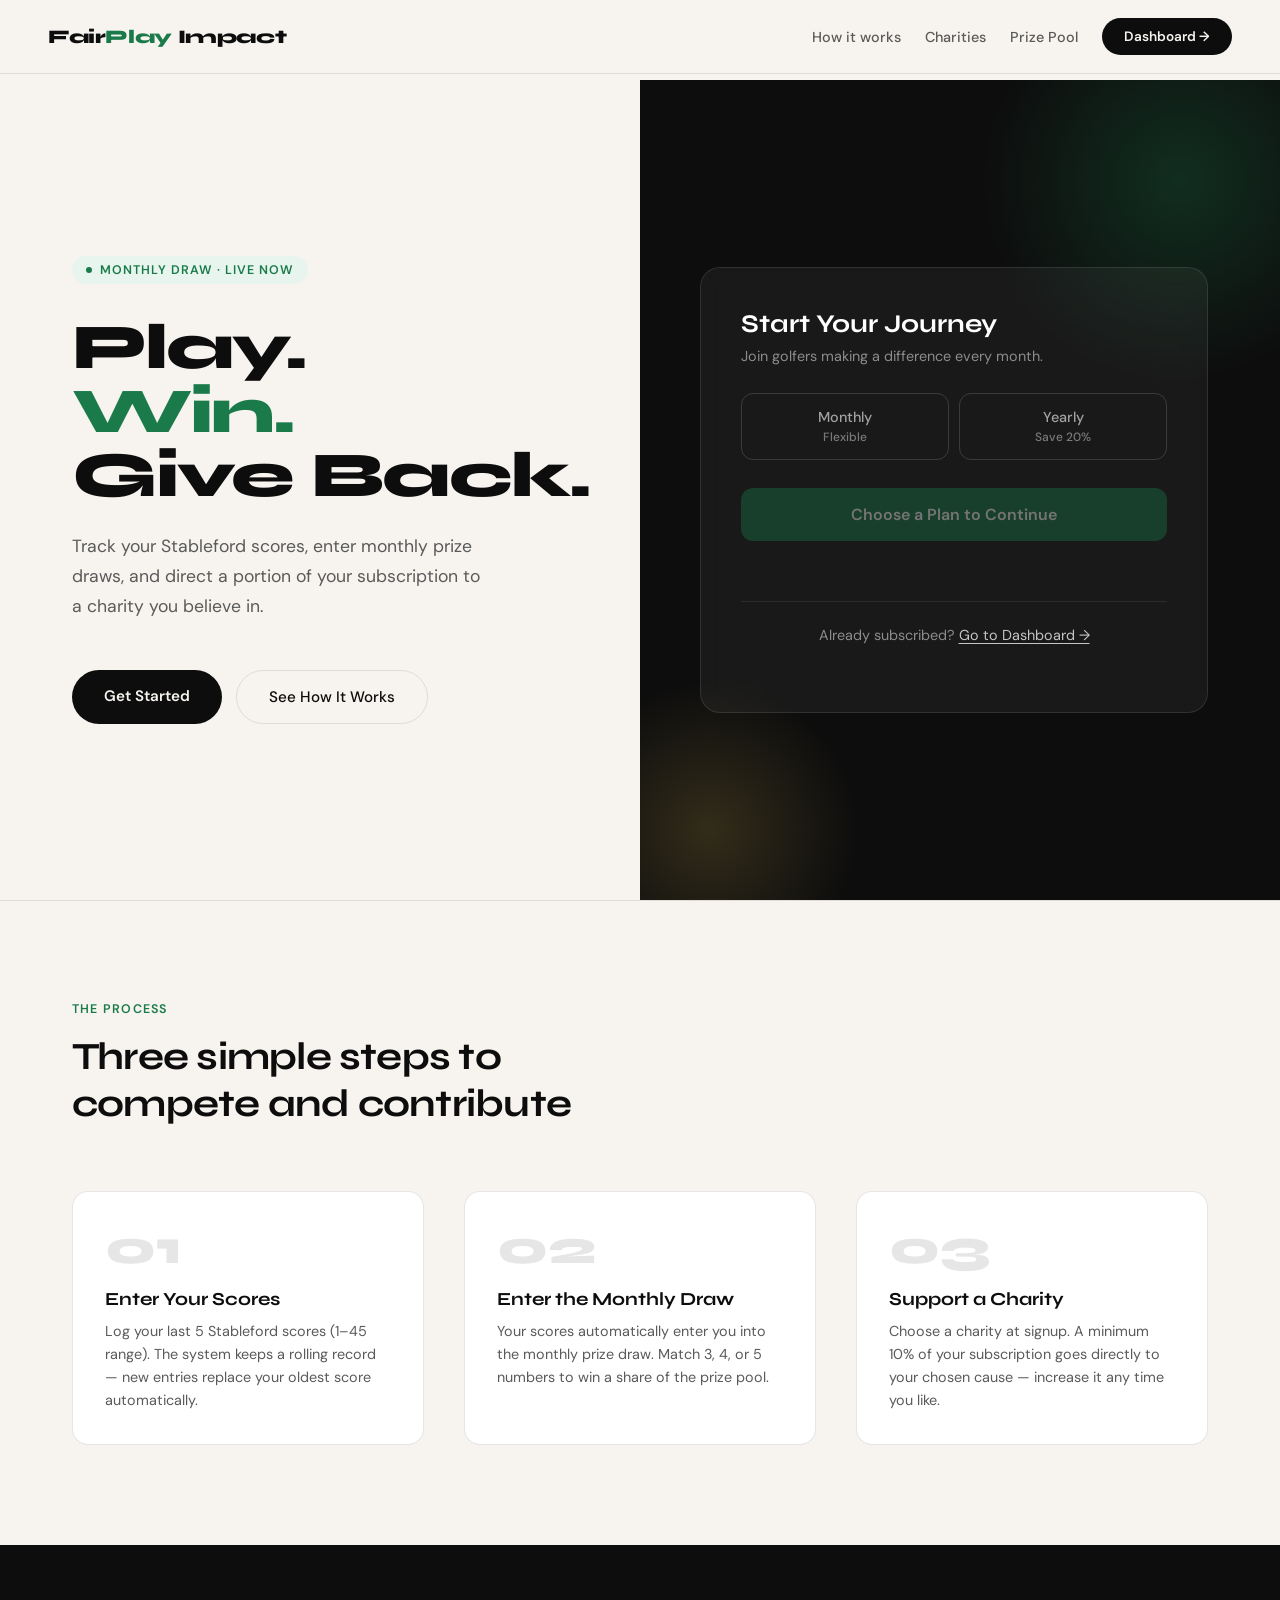
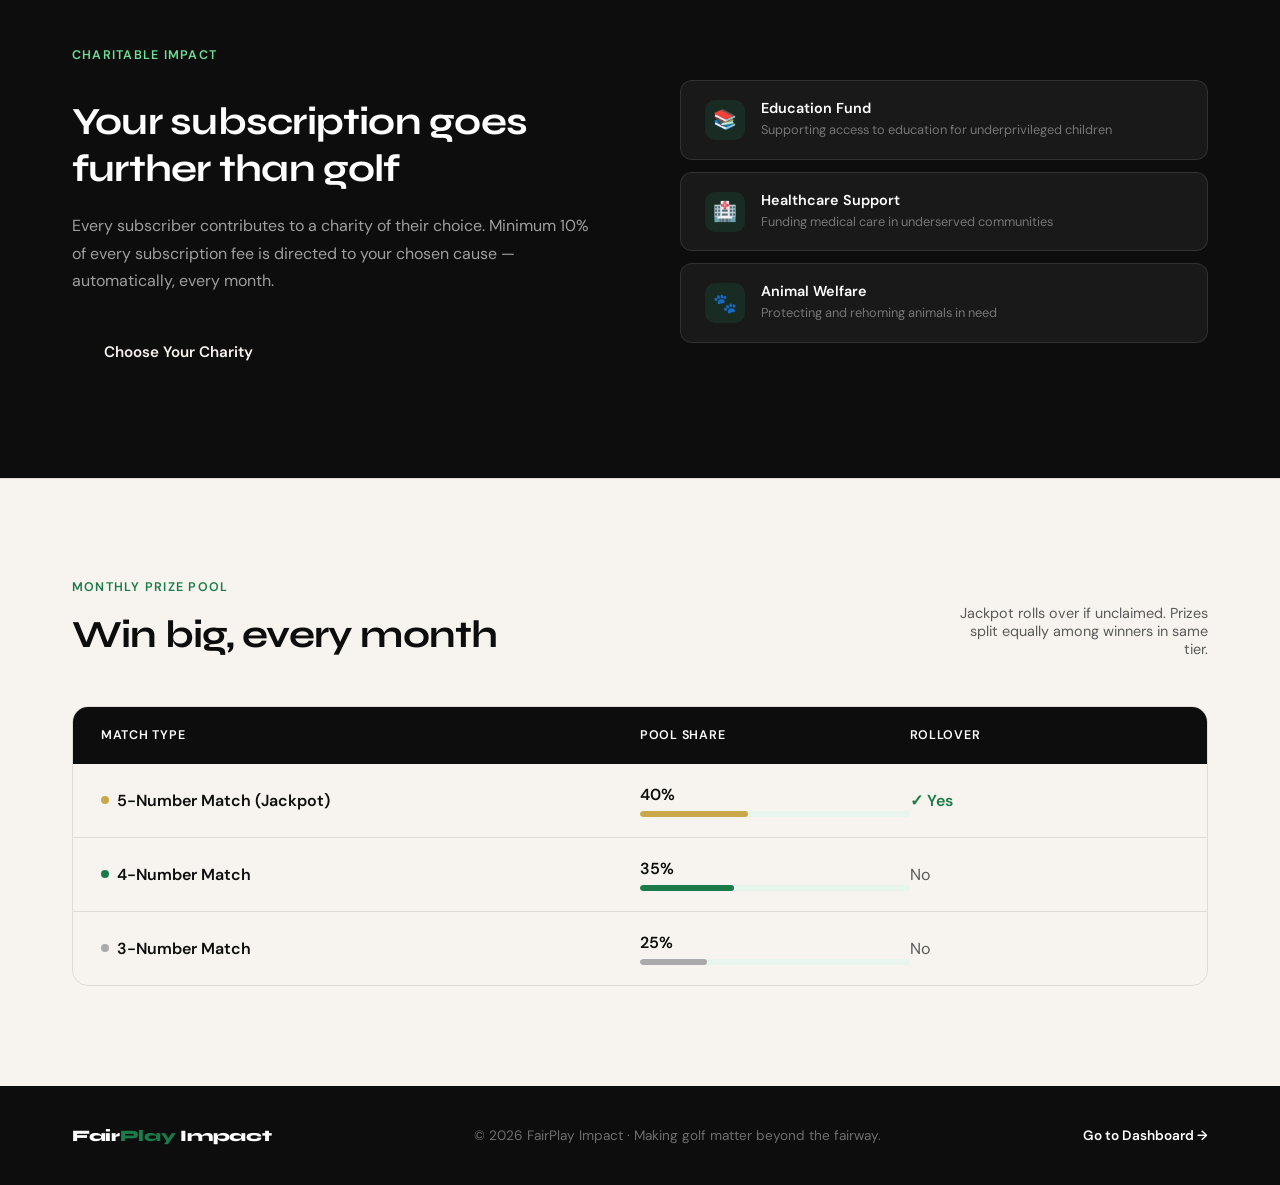
<file: index.html>
<!DOCTYPE html>
<html lang="en">
<head>
  <meta charset="UTF-8" />
  <meta name="viewport" content="width=device-width, initial-scale=1.0"/>
  <title>FairPlay Impact — Play. Win. Give Back.</title>
  <link rel="preconnect" href="https://fonts.googleapis.com">
  <link href="https://fonts.googleapis.com/css2?family=Syne:wght@400;600;700;800&family=DM+Sans:ital,wght@0,300;0,400;0,500;1,300&display=swap" rel="stylesheet">
  <style>
    :root {
      --ink: #0d0d0d;
      --paper: #f7f4ef;
      --green: #1a7a4a;
      --green-light: #e8f5ee;
      --gold: #c9a84c;
      --red: #c0392b;
      --mid: #5a5a5a;
      --border: rgba(13,13,13,0.1);
    }

    * { box-sizing: border-box; margin: 0; padding: 0; }

    html { scroll-behavior: smooth; }

    body {
      font-family: 'DM Sans', sans-serif;
      background: var(--paper);
      color: var(--ink);
      overflow-x: hidden;
    }

    /* NAV */
    nav {
      position: fixed;
      top: 0; left: 0; right: 0;
      z-index: 100;
      display: flex;
      justify-content: space-between;
      align-items: center;
      padding: 18px 48px;
      background: rgba(247,244,239,0.92);
      backdrop-filter: blur(12px);
      border-bottom: 1px solid var(--border);
    }

    .logo {
      font-family: 'Syne', sans-serif;
      font-weight: 800;
      font-size: 1.2rem;
      letter-spacing: -0.02em;
    }
    .logo span { color: var(--green); }

    nav a {
      font-size: 0.9rem;
      color: var(--mid);
      text-decoration: none;
      font-weight: 500;
      transition: color 0.2s;
    }
    nav a:hover { color: var(--ink); }

    .nav-cta {
      background: var(--ink) !important;
      color: var(--paper) !important;
      padding: 10px 22px;
      border-radius: 100px;
      font-size: 0.85rem !important;
      font-weight: 600 !important;
      transition: background 0.2s !important;
    }
    .nav-cta:hover { background: var(--green) !important; }

    /* HERO */
    .hero {
      min-height: 100vh;
      display: grid;
      grid-template-columns: 1fr 1fr;
      padding-top: 80px;
    }

    .hero-left {
      display: flex;
      flex-direction: column;
      justify-content: center;
      padding: 80px 48px 80px 72px;
    }

    .hero-tag {
      display: inline-flex;
      align-items: center;
      gap: 8px;
      background: var(--green-light);
      color: var(--green);
      font-size: 0.78rem;
      font-weight: 600;
      letter-spacing: 0.08em;
      text-transform: uppercase;
      padding: 6px 14px;
      border-radius: 100px;
      margin-bottom: 32px;
      width: fit-content;
    }

    .hero-tag::before {
      content: '';
      width: 6px; height: 6px;
      background: var(--green);
      border-radius: 50%;
      animation: pulse 2s infinite;
    }

    @keyframes pulse {
      0%, 100% { opacity: 1; transform: scale(1); }
      50% { opacity: 0.5; transform: scale(1.3); }
    }

    h1 {
      font-family: 'Syne', sans-serif;
      font-size: clamp(3rem, 5vw, 5rem);
      font-weight: 800;
      line-height: 1.0;
      letter-spacing: -0.03em;
      margin-bottom: 24px;
    }

    h1 em {
      font-style: normal;
      color: var(--green);
    }

    .hero-sub {
      font-size: 1.1rem;
      color: var(--mid);
      line-height: 1.7;
      max-width: 420px;
      margin-bottom: 48px;
    }

    .hero-actions {
      display: flex;
      gap: 14px;
      flex-wrap: wrap;
    }

    .btn-primary {
      background: var(--ink);
      color: var(--paper);
      border: none;
      padding: 16px 32px;
      border-radius: 100px;
      font-family: 'DM Sans', sans-serif;
      font-size: 0.95rem;
      font-weight: 600;
      cursor: pointer;
      transition: all 0.25s;
      text-decoration: none;
      display: inline-block;
    }
    .btn-primary:hover {
      background: var(--green);
      transform: translateY(-2px);
      box-shadow: 0 8px 24px rgba(26,122,74,0.25);
    }

    .btn-ghost {
      background: transparent;
      color: var(--ink);
      border: 1.5px solid var(--border);
      padding: 16px 32px;
      border-radius: 100px;
      font-family: 'DM Sans', sans-serif;
      font-size: 0.95rem;
      font-weight: 500;
      cursor: pointer;
      transition: all 0.25s;
      text-decoration: none;
      display: inline-block;
    }
    .btn-ghost:hover {
      border-color: var(--ink);
      background: var(--ink);
      color: var(--paper);
    }

    /* HERO RIGHT */
    .hero-right {
      background: var(--ink);
      display: flex;
      flex-direction: column;
      justify-content: center;
      padding: 80px 72px 80px 60px;
      position: relative;
      overflow: hidden;
    }

    .hero-right::before {
      content: '';
      position: absolute;
      top: -100px; right: -100px;
      width: 400px; height: 400px;
      background: radial-gradient(circle, rgba(26,122,74,0.3) 0%, transparent 70%);
    }

    .hero-right::after {
      content: '';
      position: absolute;
      bottom: -80px; left: -80px;
      width: 300px; height: 300px;
      background: radial-gradient(circle, rgba(201,168,76,0.2) 0%, transparent 70%);
    }

    .subscribe-card {
      background: rgba(255,255,255,0.05);
      border: 1px solid rgba(255,255,255,0.1);
      border-radius: 20px;
      padding: 40px;
      position: relative;
      z-index: 1;
      backdrop-filter: blur(10px);
    }

    .subscribe-card h2 {
      font-family: 'Syne', sans-serif;
      font-size: 1.6rem;
      font-weight: 700;
      color: white;
      margin-bottom: 8px;
    }

    .subscribe-card > p {
      color: rgba(255,255,255,0.5);
      font-size: 0.9rem;
      margin-bottom: 28px;
    }

    .plan-toggle {
      display: grid;
      grid-template-columns: 1fr 1fr;
      gap: 10px;
      margin-bottom: 24px;
    }

    .plan-btn {
      padding: 14px;
      border-radius: 12px;
      border: 1.5px solid rgba(255,255,255,0.15);
      background: transparent;
      color: rgba(255,255,255,0.6);
      font-family: 'DM Sans', sans-serif;
      font-size: 0.9rem;
      font-weight: 500;
      cursor: pointer;
      transition: all 0.2s;
      text-align: center;
    }

    .plan-btn.active {
      border-color: var(--green);
      background: rgba(26,122,74,0.2);
      color: white;
    }

    .plan-btn small {
      display: block;
      font-size: 0.75rem;
      margin-top: 3px;
      opacity: 0.7;
    }

    .plan-btn.active small { opacity: 1; color: #6ee097; }

    #confirmBtn {
      width: 100%;
      padding: 16px;
      background: var(--green);
      color: white;
      border: none;
      border-radius: 12px;
      font-family: 'DM Sans', sans-serif;
      font-size: 1rem;
      font-weight: 600;
      cursor: pointer;
      transition: all 0.25s;
      margin-top: 4px;
    }

    #confirmBtn:hover {
      background: #16693e;
      transform: translateY(-1px);
      box-shadow: 0 6px 20px rgba(26,122,74,0.4);
    }

    #confirmBtn:disabled {
      opacity: 0.4;
      cursor: not-allowed;
      transform: none;
    }

    #selectedPlan {
      text-align: center;
      margin-top: 12px;
      font-size: 0.82rem;
      color: rgba(255,255,255,0.4);
      min-height: 20px;
    }

    .divider-line {
      border: none;
      border-top: 1px solid rgba(255,255,255,0.08);
      margin: 24px 0;
    }

    .already-sub {
      text-align: center;
      font-size: 0.85rem;
      color: rgba(255,255,255,0.4);
    }

    .already-sub a {
      color: rgba(255,255,255,0.75);
      text-decoration: underline;
      text-underline-offset: 3px;
    }

    /* HOW IT WORKS */
    .how {
      padding: 100px 72px;
      border-top: 1px solid var(--border);
    }

    .section-label {
      font-size: 0.78rem;
      font-weight: 600;
      letter-spacing: 0.1em;
      text-transform: uppercase;
      color: var(--green);
      margin-bottom: 16px;
    }

    .how h2 {
      font-family: 'Syne', sans-serif;
      font-size: clamp(2rem, 3vw, 2.8rem);
      font-weight: 700;
      letter-spacing: -0.02em;
      max-width: 500px;
      margin-bottom: 64px;
    }

    .steps {
      display: grid;
      grid-template-columns: repeat(3, 1fr);
      gap: 40px;
    }

    .step {
      padding: 32px;
      border: 1px solid var(--border);
      border-radius: 16px;
      background: white;
      transition: all 0.25s;
      position: relative;
      overflow: hidden;
    }

    .step::before {
      content: '';
      position: absolute;
      top: 0; left: 0; right: 0;
      height: 3px;
      background: var(--green);
      transform: scaleX(0);
      transition: transform 0.3s;
      transform-origin: left;
    }

    .step:hover { transform: translateY(-4px); box-shadow: 0 12px 32px rgba(0,0,0,0.08); }
    .step:hover::before { transform: scaleX(1); }

    .step-num {
      font-family: 'Syne', sans-serif;
      font-size: 3rem;
      font-weight: 800;
      color: var(--border);
      line-height: 1;
      margin-bottom: 16px;
    }

    .step h3 {
      font-family: 'Syne', sans-serif;
      font-size: 1.15rem;
      font-weight: 700;
      margin-bottom: 10px;
    }

    .step p { font-size: 0.9rem; color: var(--mid); line-height: 1.6; }

    /* IMPACT */
    .impact {
      background: var(--ink);
      color: white;
      padding: 100px 72px;
      display: grid;
      grid-template-columns: 1fr 1fr;
      gap: 80px;
      align-items: center;
    }

    .impact h2 {
      font-family: 'Syne', sans-serif;
      font-size: clamp(2rem, 3vw, 2.8rem);
      font-weight: 700;
      letter-spacing: -0.02em;
      margin-bottom: 20px;
    }

    .impact p { color: rgba(255,255,255,0.6); line-height: 1.7; margin-bottom: 32px; }

    .charity-cards {
      display: flex;
      flex-direction: column;
      gap: 12px;
    }

    .charity-card {
      background: rgba(255,255,255,0.05);
      border: 1px solid rgba(255,255,255,0.1);
      border-radius: 12px;
      padding: 18px 24px;
      display: flex;
      align-items: center;
      gap: 16px;
      transition: all 0.2s;
    }

    .charity-card:hover {
      background: rgba(255,255,255,0.08);
      border-color: rgba(26,122,74,0.4);
    }

    .charity-icon {
      width: 40px; height: 40px;
      background: rgba(26,122,74,0.2);
      border-radius: 10px;
      display: flex;
      align-items: center;
      justify-content: center;
      font-size: 1.2rem;
      flex-shrink: 0;
    }

    .charity-card h4 {
      font-size: 0.9rem;
      font-weight: 600;
      color: white;
      margin-bottom: 2px;
    }

    .charity-card p {
      font-size: 0.8rem;
      color: rgba(255,255,255,0.4);
      margin: 0;
    }

    /* PRIZE */
    .prize {
      padding: 100px 72px;
      border-top: 1px solid var(--border);
    }

    .prize-header {
      display: flex;
      justify-content: space-between;
      align-items: flex-end;
      margin-bottom: 48px;
    }

    .prize-header h2 {
      font-family: 'Syne', sans-serif;
      font-size: clamp(2rem, 3vw, 2.8rem);
      font-weight: 700;
      letter-spacing: -0.02em;
    }

    .prize-table {
      border: 1px solid var(--border);
      border-radius: 16px;
      overflow: hidden;
    }

    .prize-row {
      display: grid;
      grid-template-columns: 2fr 1fr 1fr;
      padding: 20px 28px;
      border-bottom: 1px solid var(--border);
      align-items: center;
      transition: background 0.15s;
    }

    .prize-row:last-child { border-bottom: none; }
    .prize-row:hover { background: rgba(26,122,74,0.04); }

    .prize-row.header {
      background: var(--ink);
      color: white;
      font-size: 0.78rem;
      font-weight: 600;
      letter-spacing: 0.06em;
      text-transform: uppercase;
    }

    .match-badge {
      display: inline-flex;
      align-items: center;
      gap: 8px;
      font-weight: 600;
    }

    .dot { width: 8px; height: 8px; border-radius: 50%; background: var(--green); }
    .dot.gold { background: var(--gold); }
    .dot.grey { background: #aaa; }

    .share-bar {
      height: 6px;
      background: var(--green-light);
      border-radius: 3px;
      overflow: hidden;
    }

    .share-fill {
      height: 100%;
      background: var(--green);
      border-radius: 3px;
      transition: width 0.6s ease;
    }

    .share-fill.gold { background: var(--gold); }

    /* FOOTER */
    footer {
      background: var(--ink);
      color: rgba(255,255,255,0.4);
      padding: 40px 72px;
      display: flex;
      justify-content: space-between;
      align-items: center;
      font-size: 0.85rem;
    }

    footer .logo { color: white; font-size: 1rem; }

    /* ANIMATIONS */
    .fade-up {
      opacity: 0;
      transform: translateY(30px);
      transition: all 0.6s ease;
    }
    .fade-up.visible { opacity: 1; transform: translateY(0); }

    /* RESPONSIVE */
    @media (max-width: 900px) {
      nav { padding: 16px 24px; }
      .hero { grid-template-columns: 1fr; }
      .hero-left { padding: 60px 24px 40px; }
      .hero-right { padding: 40px 24px 60px; }
      .how, .prize { padding: 60px 24px; }
      .impact { grid-template-columns: 1fr; padding: 60px 24px; gap: 40px; }
      .steps { grid-template-columns: 1fr; gap: 20px; }
      footer { padding: 30px 24px; flex-direction: column; gap: 12px; text-align: center; }
    }
  </style>
</head>
<body>

<nav>
  <div class="logo">Fair<span>Play</span> Impact</div>
  <div style="display:flex;gap:24px;align-items:center;">
    <a href="#how">How it works</a>
    <a href="#charities">Charities</a>
    <a href="#prizes">Prize Pool</a>
    <a href="dashboard.html" class="nav-cta">Dashboard →</a>
  </div>
</nav>

<!-- HERO -->
<section class="hero">
  <div class="hero-left">
    <div class="hero-tag">Monthly Draw · Live Now</div>
    <h1>Play.<br><em>Win.</em><br>Give Back.</h1>
    <p class="hero-sub">
      Track your Stableford scores, enter monthly prize draws, and direct a portion of your subscription to a charity you believe in.
    </p>
    <div class="hero-actions">
      <a href="#subscribe" class="btn-primary">Get Started</a>
      <a href="#how" class="btn-ghost">See How It Works</a>
    </div>
  </div>

  <div class="hero-right" id="subscribe">
    <div class="subscribe-card">
      <h2>Start Your Journey</h2>
      <p>Join golfers making a difference every month.</p>

      <div class="plan-toggle">
        <button class="plan-btn" onclick="selectPlan('Monthly', this)">
          Monthly
          <small>Flexible</small>
        </button>
        <button class="plan-btn" onclick="selectPlan('Yearly', this)">
          Yearly
          <small>Save 20%</small>
        </button>
      </div>

      <button id="confirmBtn" onclick="confirmSubscription()" disabled>
        Choose a Plan to Continue
      </button>

      <p id="selectedPlan"></p>

      <hr class="divider-line">

      <p class="already-sub">Already subscribed? <a href="dashboard.html">Go to Dashboard →</a></p>
    </div>
  </div>
</section>

<!-- HOW IT WORKS -->
<section class="how fade-up" id="how">
  <p class="section-label">The Process</p>
  <h2>Three simple steps to compete and contribute</h2>

  <div class="steps">
    <div class="step">
      <div class="step-num">01</div>
      <h3>Enter Your Scores</h3>
      <p>Log your last 5 Stableford scores (1–45 range). The system keeps a rolling record — new entries replace your oldest score automatically.</p>
    </div>
    <div class="step">
      <div class="step-num">02</div>
      <h3>Enter the Monthly Draw</h3>
      <p>Your scores automatically enter you into the monthly prize draw. Match 3, 4, or 5 numbers to win a share of the prize pool.</p>
    </div>
    <div class="step">
      <div class="step-num">03</div>
      <h3>Support a Charity</h3>
      <p>Choose a charity at signup. A minimum 10% of your subscription goes directly to your chosen cause — increase it any time you like.</p>
    </div>
  </div>
</section>

<!-- CHARITIES -->
<section class="impact fade-up" id="charities">
  <div>
    <p class="section-label" style="color:#6ee097;">Charitable Impact</p>
    <h2>Your subscription goes further than golf</h2>
    <p>Every subscriber contributes to a charity of their choice. Minimum 10% of every subscription fee is directed to your chosen cause — automatically, every month.</p>
    <a href="dashboard.html" class="btn-primary">Choose Your Charity</a>
  </div>

  <div class="charity-cards">
    <div class="charity-card">
      <div class="charity-icon">📚</div>
      <div>
        <h4>Education Fund</h4>
        <p>Supporting access to education for underprivileged children</p>
      </div>
    </div>
    <div class="charity-card">
      <div class="charity-icon">🏥</div>
      <div>
        <h4>Healthcare Support</h4>
        <p>Funding medical care in underserved communities</p>
      </div>
    </div>
    <div class="charity-card">
      <div class="charity-icon">🐾</div>
      <div>
        <h4>Animal Welfare</h4>
        <p>Protecting and rehoming animals in need</p>
      </div>
    </div>
  </div>
</section>

<!-- PRIZE POOL -->
<section class="prize fade-up" id="prizes">
  <div class="prize-header">
    <div>
      <p class="section-label">Monthly Prize Pool</p>
      <h2>Win big, every month</h2>
    </div>
    <p style="color:var(--mid);font-size:0.9rem;max-width:260px;text-align:right;">Jackpot rolls over if unclaimed. Prizes split equally among winners in same tier.</p>
  </div>

  <div class="prize-table">
    <div class="prize-row header">
      <div>Match Type</div>
      <div>Pool Share</div>
      <div>Rollover</div>
    </div>
    <div class="prize-row">
      <div class="match-badge"><span class="dot gold"></span> 5-Number Match (Jackpot)</div>
      <div>
        <div style="margin-bottom:6px;font-weight:600;">40%</div>
        <div class="share-bar"><div class="share-fill gold" style="width:40%"></div></div>
      </div>
      <div style="color:var(--green);font-weight:600;">✓ Yes</div>
    </div>
    <div class="prize-row">
      <div class="match-badge"><span class="dot"></span> 4-Number Match</div>
      <div>
        <div style="margin-bottom:6px;font-weight:600;">35%</div>
        <div class="share-bar"><div class="share-fill" style="width:35%"></div></div>
      </div>
      <div style="color:var(--mid);">No</div>
    </div>
    <div class="prize-row">
      <div class="match-badge"><span class="dot grey"></span> 3-Number Match</div>
      <div>
        <div style="margin-bottom:6px;font-weight:600;">25%</div>
        <div class="share-bar"><div class="share-fill" style="width:25%;background:#aaa;"></div></div>
      </div>
      <div style="color:var(--mid);">No</div>
    </div>
  </div>
</section>

<footer>
  <div class="logo">Fair<span style="color:var(--green)">Play</span> Impact</div>
  <p>© 2026 FairPlay Impact · Making golf matter beyond the fairway.</p>
  <a href="dashboard.html" style="color:white;text-decoration:none;font-weight:600;">Go to Dashboard →</a>
</footer>

<script>
  let selectedPlanVal = null;

  function selectPlan(plan, btn) {
    selectedPlanVal = plan;
    document.querySelectorAll('.plan-btn').forEach(b => b.classList.remove('active'));
    btn.classList.add('active');
    document.getElementById('selectedPlan').innerText = `${plan} plan selected`;
    const confirmBtn = document.getElementById('confirmBtn');
    confirmBtn.disabled = false;
    confirmBtn.textContent = `Proceed with ${plan} Plan →`;
  }

  function confirmSubscription() {
    if (!selectedPlanVal) return;
    localStorage.setItem('subscribed', 'true');
    localStorage.setItem('plan', selectedPlanVal);
    let next = new Date();
    next.setMonth(next.getMonth() + (selectedPlanVal === 'Yearly' ? 12 : 1));
    localStorage.setItem('renewal', next.toISOString());
    window.location.href = 'dashboard.html';
  }

  // Scroll animations
  const observer = new IntersectionObserver((entries) => {
    entries.forEach(e => { if (e.isIntersecting) e.target.classList.add('visible'); });
  }, { threshold: 0.15 });

  document.querySelectorAll('.fade-up').forEach(el => observer.observe(el));
</script>
</body>
</html>
</file>
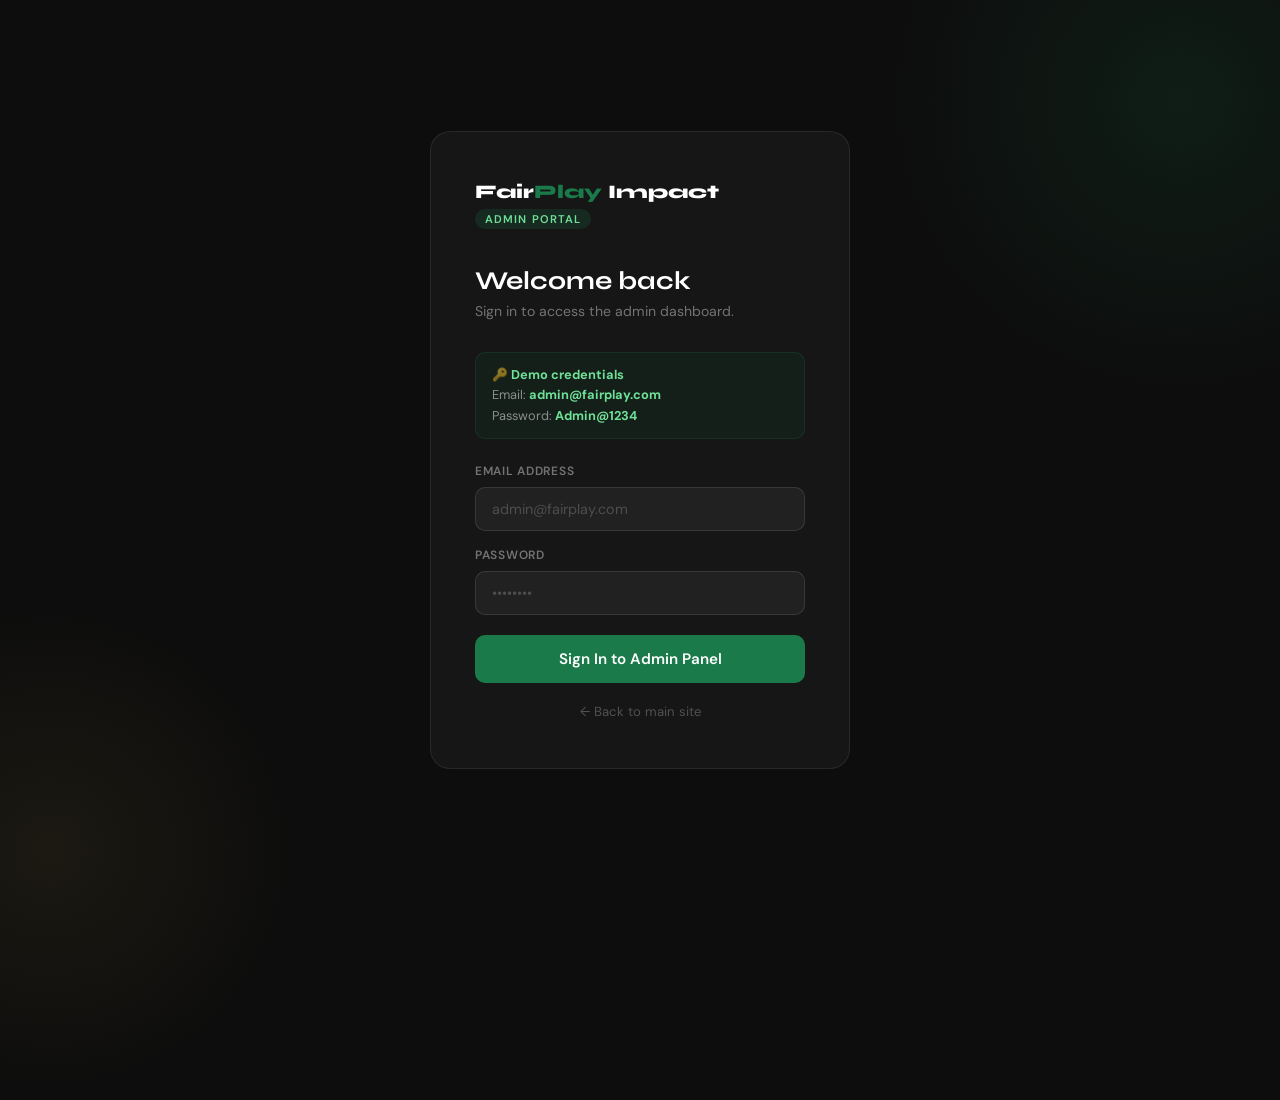
<file: admin-dashboard.html>
<!DOCTYPE html>
<html lang="en">
<head>
  <meta charset="UTF-8" />
  <meta name="viewport" content="width=device-width, initial-scale=1.0"/>
  <title>Admin Dashboard — FairPlay Impact</title>
  <link rel="preconnect" href="https://fonts.googleapis.com">
  <link href="https://fonts.googleapis.com/css2?family=Syne:wght@400;600;700;800&family=DM+Sans:wght@300;400;500;600&display=swap" rel="stylesheet">
  <style>
    :root {
      --ink: #0d0d0d;
      --paper: #f7f4ef;
      --green: #1a7a4a;
      --green-light: #e8f5ee;
      --green-mid: rgba(26,122,74,0.12);
      --gold: #c9a84c;
      --red: #c0392b;
      --mid: #5a5a5a;
      --border: rgba(13,13,13,0.1);
      --sidebar-w: 240px;
    }

    * { box-sizing: border-box; margin: 0; padding: 0; }

    body {
      font-family: 'DM Sans', sans-serif;
      background: var(--paper);
      color: var(--ink);
      min-height: 100vh;
    }

    .layout {
      display: grid;
      grid-template-columns: var(--sidebar-w) 1fr;
      min-height: 100vh;
    }

    /* SIDEBAR */
    .sidebar {
      background: var(--ink);
      color: white;
      padding: 28px 20px;
      position: sticky;
      top: 0;
      height: 100vh;
      display: flex;
      flex-direction: column;
      overflow-y: auto;
    }

    .sidebar-logo {
      font-family: 'Syne', sans-serif;
      font-size: 1.05rem;
      font-weight: 800;
      margin-bottom: 6px;
    }
    .sidebar-logo span { color: var(--green); }

    .admin-badge {
      display: inline-block;
      background: rgba(26,122,74,0.2);
      color: #6ee097;
      font-size: 0.65rem;
      font-weight: 600;
      letter-spacing: 0.1em;
      text-transform: uppercase;
      padding: 3px 8px;
      border-radius: 100px;
      margin-bottom: 28px;
    }

    .nav-group { margin-bottom: 28px; }

    .nav-label {
      font-size: 0.65rem;
      font-weight: 600;
      letter-spacing: 0.12em;
      text-transform: uppercase;
      color: rgba(255,255,255,0.2);
      margin-bottom: 6px;
      padding-left: 8px;
    }

    .nav-item {
      display: flex;
      align-items: center;
      gap: 9px;
      padding: 9px 12px;
      border-radius: 8px;
      font-size: 0.85rem;
      font-weight: 500;
      color: rgba(255,255,255,0.5);
      cursor: pointer;
      transition: all 0.15s;
      border: none;
      background: none;
      width: 100%;
      text-align: left;
    }

    .nav-item:hover { background: rgba(255,255,255,0.06); color: white; }
    .nav-item.active { background: rgba(26,122,74,0.25); color: white; }

    .sidebar-footer {
      margin-top: auto;
      padding-top: 20px;
      border-top: 1px solid rgba(255,255,255,0.08);
    }

    .admin-info {
      font-size: 0.8rem;
      color: rgba(255,255,255,0.35);
      margin-bottom: 10px;
    }
    .admin-info strong { color: rgba(255,255,255,0.7); display: block; }

    .btn-logout {
      width: 100%;
      padding: 9px;
      background: rgba(192,57,43,0.15);
      color: #f87171;
      border: 1px solid rgba(192,57,43,0.2);
      border-radius: 8px;
      font-family: 'DM Sans', sans-serif;
      font-size: 0.82rem;
      font-weight: 600;
      cursor: pointer;
      transition: all 0.15s;
    }
    .btn-logout:hover { background: rgba(192,57,43,0.25); }

    /* MAIN */
    .main {
      overflow-y: auto;
    }

    /* PAGES */
    .page { display: none; padding: 36px 40px; }
    .page.active { display: block; }

    .page-title {
      font-family: 'Syne', sans-serif;
      font-size: 1.6rem;
      font-weight: 700;
      letter-spacing: -0.02em;
      margin-bottom: 4px;
    }

    .page-sub {
      color: var(--mid);
      font-size: 0.88rem;
      margin-bottom: 32px;
    }

    /* STAT CARDS */
    .stat-cards {
      display: grid;
      grid-template-columns: repeat(4, 1fr);
      gap: 16px;
      margin-bottom: 28px;
    }

    .stat-card {
      background: white;
      border: 1px solid var(--border);
      border-radius: 14px;
      padding: 22px 20px;
    }

    .stat-card-label {
      font-size: 0.72rem;
      font-weight: 600;
      letter-spacing: 0.08em;
      text-transform: uppercase;
      color: var(--mid);
      margin-bottom: 8px;
    }

    .stat-card-val {
      font-family: 'Syne', sans-serif;
      font-size: 2rem;
      font-weight: 700;
      line-height: 1;
      margin-bottom: 4px;
    }

    .stat-card-val.green { color: var(--green); }
    .stat-card-val.gold { color: var(--gold); }

    .stat-card-note {
      font-size: 0.75rem;
      color: var(--mid);
    }

    /* TABLES */
    .card {
      background: white;
      border: 1px solid var(--border);
      border-radius: 14px;
      overflow: hidden;
      margin-bottom: 24px;
    }

    .card-head {
      padding: 18px 24px;
      border-bottom: 1px solid var(--border);
      display: flex;
      align-items: center;
      justify-content: space-between;
    }

    .card-head h3 {
      font-family: 'Syne', sans-serif;
      font-size: 0.95rem;
      font-weight: 700;
    }

    table {
      width: 100%;
      border-collapse: collapse;
      font-size: 0.85rem;
    }

    thead tr {
      background: var(--paper);
    }

    th {
      padding: 11px 20px;
      text-align: left;
      font-size: 0.7rem;
      font-weight: 600;
      letter-spacing: 0.07em;
      text-transform: uppercase;
      color: var(--mid);
      border-bottom: 1px solid var(--border);
    }

    td {
      padding: 13px 20px;
      border-bottom: 1px solid var(--border);
      vertical-align: middle;
    }

    tr:last-child td { border-bottom: none; }
    tbody tr:hover { background: rgba(26,122,74,0.02); }

    .badge {
      display: inline-flex;
      align-items: center;
      gap: 5px;
      padding: 3px 10px;
      border-radius: 100px;
      font-size: 0.72rem;
      font-weight: 600;
    }

    .badge.active { background: var(--green-light); color: var(--green); }
    .badge.inactive { background: #f0f0f0; color: #888; }
    .badge.pending { background: #fff8e6; color: #b8860b; }
    .badge.paid { background: var(--green-light); color: var(--green); }
    .badge.rejected { background: #fde8e8; color: var(--red); }

    .badge::before {
      content: '';
      width: 5px; height: 5px;
      border-radius: 50%;
      background: currentColor;
    }

    /* BUTTONS */
    .btn {
      padding: 7px 14px;
      border-radius: 7px;
      font-family: 'DM Sans', sans-serif;
      font-size: 0.78rem;
      font-weight: 600;
      cursor: pointer;
      border: none;
      transition: all 0.15s;
    }

    .btn-green { background: var(--green); color: white; }
    .btn-green:hover { background: #16693e; }

    .btn-outline {
      background: transparent;
      color: var(--ink);
      border: 1.5px solid var(--border);
    }
    .btn-outline:hover { border-color: var(--ink); }

    .btn-red { background: rgba(192,57,43,0.1); color: var(--red); border: 1px solid rgba(192,57,43,0.2); }
    .btn-red:hover { background: rgba(192,57,43,0.2); }

    .btn-gold { background: rgba(201,168,76,0.15); color: #96700a; border: 1px solid rgba(201,168,76,0.3); }
    .btn-gold:hover { background: rgba(201,168,76,0.25); }

    .btn-group { display: flex; gap: 6px; }

    /* FORMS */
    .form-grid {
      display: grid;
      grid-template-columns: 1fr 1fr;
      gap: 16px;
      padding: 24px;
    }

    .field { display: flex; flex-direction: column; gap: 6px; }
    .field.full { grid-column: 1 / -1; }

    label {
      font-size: 0.72rem;
      font-weight: 600;
      letter-spacing: 0.06em;
      text-transform: uppercase;
      color: var(--mid);
    }

    input[type="text"],
    input[type="email"],
    input[type="number"],
    input[type="date"],
    select,
    textarea {
      padding: 10px 14px;
      border: 1.5px solid var(--border);
      border-radius: 9px;
      font-family: 'DM Sans', sans-serif;
      font-size: 0.88rem;
      color: var(--ink);
      background: white;
      outline: none;
      transition: border-color 0.15s;
      width: 100%;
    }

    input:focus, select:focus, textarea:focus {
      border-color: var(--green);
      box-shadow: 0 0 0 3px var(--green-mid);
    }

    textarea { resize: vertical; min-height: 80px; }

    .form-footer {
      padding: 16px 24px;
      border-top: 1px solid var(--border);
      display: flex;
      gap: 10px;
    }

    /* DRAW PANEL */
    .draw-config {
      padding: 24px;
      display: grid;
      grid-template-columns: 1fr 1fr;
      gap: 20px;
    }

    .draw-option {
      border: 1.5px solid var(--border);
      border-radius: 12px;
      padding: 20px;
      cursor: pointer;
      transition: all 0.2s;
    }

    .draw-option:hover { border-color: var(--green); }
    .draw-option.selected { border-color: var(--green); background: var(--green-light); }

    .draw-option h4 {
      font-family: 'Syne', sans-serif;
      font-size: 0.95rem;
      font-weight: 700;
      margin-bottom: 6px;
    }

    .draw-option p { font-size: 0.82rem; color: var(--mid); line-height: 1.5; }

    .prize-pool-display {
      padding: 24px;
      display: grid;
      grid-template-columns: repeat(3, 1fr);
      gap: 14px;
    }

    .pool-box {
      padding: 18px;
      border-radius: 12px;
      text-align: center;
      border: 1px solid var(--border);
    }

    .pool-box-val {
      font-family: 'Syne', sans-serif;
      font-size: 1.5rem;
      font-weight: 700;
      color: var(--green);
      margin-bottom: 4px;
    }

    .pool-box-label { font-size: 0.78rem; color: var(--mid); }

    /* TOAST */
    .toast {
      position: fixed;
      bottom: 24px;
      right: 24px;
      background: var(--ink);
      color: white;
      padding: 12px 20px;
      border-radius: 10px;
      font-size: 0.85rem;
      font-weight: 500;
      box-shadow: 0 8px 24px rgba(0,0,0,0.2);
      transform: translateY(20px);
      opacity: 0;
      transition: all 0.3s;
      z-index: 999;
      display: flex;
      align-items: center;
      gap: 8px;
    }
    .toast.show { transform: translateY(0); opacity: 1; }
    .toast.success::before { content: '✓'; color: #4ade80; font-weight: 700; }
    .toast.error::before { content: '✕'; color: #f87171; font-weight: 700; }

    /* RESPONSIVE */
    @media (max-width: 900px) {
      .layout { grid-template-columns: 1fr; }
      .sidebar { position: static; height: auto; }
      .page { padding: 20px; }
      .stat-cards { grid-template-columns: 1fr 1fr; }
      .form-grid { grid-template-columns: 1fr; }
      .draw-config { grid-template-columns: 1fr; }
      .prize-pool-display { grid-template-columns: 1fr; }
    }
  </style>
</head>
<body>

<div class="layout">
  <!-- SIDEBAR -->
  <aside class="sidebar">
    <div class="sidebar-logo">Fair<span>Play</span> Impact</div>
    <div class="admin-badge">Admin Panel</div>

    <div class="nav-group">
      <div class="nav-label">Overview</div>
      <button class="nav-item active" onclick="showPage('overview', this)">📊 Dashboard</button>
    </div>

    <div class="nav-group">
      <div class="nav-label">Management</div>
      <button class="nav-item" onclick="showPage('users', this)">👥 Users</button>
      <button class="nav-item" onclick="showPage('subscriptions', this)">💳 Subscriptions</button>
      <button class="nav-item" onclick="showPage('scores', this)">⛳ Scores</button>
    </div>

    <div class="nav-group">
      <div class="nav-label">Draw & Prizes</div>
      <button class="nav-item" onclick="showPage('draw', this)">🎯 Draw Engine</button>
      <button class="nav-item" onclick="showPage('winners', this)">🏆 Winners</button>
    </div>

    <div class="nav-group">
      <div class="nav-label">Charities</div>
      <button class="nav-item" onclick="showPage('charities', this)">💚 Charities</button>
    </div>

    <div class="nav-group">
      <div class="nav-label">Reports</div>
      <button class="nav-item" onclick="showPage('reports', this)">📈 Analytics</button>
    </div>

    <div class="sidebar-footer">
      <div class="admin-info">
        Logged in as<strong>admin@fairplay.com</strong>
      </div>
      <button class="btn-logout" onclick="logout()">Sign Out</button>
    </div>
  </aside>

  <!-- MAIN -->
  <main class="main">

    <!-- OVERVIEW -->
    <div class="page active" id="page-overview">
      <h1 class="page-title">Admin Dashboard</h1>
      <p class="page-sub">Welcome back. Here's what's happening on FairPlay Impact.</p>

      <div class="stat-cards">
        <div class="stat-card">
          <div class="stat-card-label">Total Users</div>
          <div class="stat-card-val green" id="statUsers">0</div>
          <div class="stat-card-note">Registered subscribers</div>
        </div>
        <div class="stat-card">
          <div class="stat-card-label">Active Subs</div>
          <div class="stat-card-val green" id="statActive">0</div>
          <div class="stat-card-note">Currently active plans</div>
        </div>
        <div class="stat-card">
          <div class="stat-card-label">Prize Pool</div>
          <div class="stat-card-val gold" id="statPool">₹0</div>
          <div class="stat-card-note">This month's total</div>
        </div>
        <div class="stat-card">
          <div class="stat-card-label">Charity Total</div>
          <div class="stat-card-val green" id="statCharity">₹0</div>
          <div class="stat-card-note">Contributed this month</div>
        </div>
      </div>

      <div class="card">
        <div class="card-head">
          <h3>Recent Activity</h3>
        </div>
        <table>
          <thead>
            <tr>
              <th>User</th>
              <th>Action</th>
              <th>Time</th>
              <th>Status</th>
            </tr>
          </thead>
          <tbody id="activityTable">
            <tr><td colspan="4" style="text-align:center;color:var(--mid);padding:24px;">No activity yet</td></tr>
          </tbody>
        </table>
      </div>
    </div>

    <!-- USERS -->
    <div class="page" id="page-users">
      <h1 class="page-title">User Management</h1>
      <p class="page-sub">View and manage all registered users and their profiles.</p>

      <div class="card">
        <div class="card-head">
          <h3>All Users</h3>
          <button class="btn btn-green" onclick="addDemoUser()">+ Add Demo User</button>
        </div>
        <table>
          <thead>
            <tr>
              <th>Name</th>
              <th>Email</th>
              <th>Plan</th>
              <th>Charity</th>
              <th>Status</th>
              <th>Actions</th>
            </tr>
          </thead>
          <tbody id="usersTable">
            <tr><td colspan="6" style="text-align:center;color:var(--mid);padding:24px;">No users found</td></tr>
          </tbody>
        </table>
      </div>
    </div>

    <!-- SUBSCRIPTIONS -->
    <div class="page" id="page-subscriptions">
      <h1 class="page-title">Subscriptions</h1>
      <p class="page-sub">Manage subscription plans, renewals, and cancellations.</p>

      <div class="stat-cards" style="grid-template-columns:repeat(3,1fr);">
        <div class="stat-card">
          <div class="stat-card-label">Monthly Plans</div>
          <div class="stat-card-val green" id="subMonthly">0</div>
        </div>
        <div class="stat-card">
          <div class="stat-card-label">Yearly Plans</div>
          <div class="stat-card-val green" id="subYearly">0</div>
        </div>
        <div class="stat-card">
          <div class="stat-card-label">Inactive</div>
          <div class="stat-card-val" id="subInactive">0</div>
        </div>
      </div>

      <div class="card">
        <div class="card-head"><h3>Subscription Records</h3></div>
        <table>
          <thead>
            <tr>
              <th>User</th>
              <th>Plan</th>
              <th>Started</th>
              <th>Renewal</th>
              <th>Status</th>
              <th>Actions</th>
            </tr>
          </thead>
          <tbody id="subsTable">
            <tr><td colspan="6" style="text-align:center;color:var(--mid);padding:24px;">No subscriptions found</td></tr>
          </tbody>
        </table>
      </div>
    </div>

    <!-- SCORES -->
    <div class="page" id="page-scores">
      <h1 class="page-title">Score Management</h1>
      <p class="page-sub">View and edit user golf scores (Stableford format, 1–45).</p>

      <div class="card">
        <div class="card-head"><h3>All Score Entries</h3></div>
        <table>
          <thead>
            <tr>
              <th>User</th>
              <th>Score</th>
              <th>Date</th>
              <th>Actions</th>
            </tr>
          </thead>
          <tbody id="scoresTable">
            <tr><td colspan="4" style="text-align:center;color:var(--mid);padding:24px;">No scores found</td></tr>
          </tbody>
        </table>
      </div>
    </div>

    <!-- DRAW ENGINE -->
    <div class="page" id="page-draw">
      <h1 class="page-title">Draw Engine</h1>
      <p class="page-sub">Configure and run the monthly prize draw.</p>

      <div class="card" style="margin-bottom:24px;">
        <div class="card-head"><h3>Draw Configuration</h3></div>
        <div class="draw-config">
          <div class="draw-option selected" id="opt-random" onclick="selectDrawType('random')">
            <h4>🎲 Random Draw</h4>
            <p>Standard lottery-style. Numbers drawn at random from all active subscribers' scores.</p>
          </div>
          <div class="draw-option" id="opt-algo" onclick="selectDrawType('algo')">
            <h4>⚙️ Algorithmic Draw</h4>
            <p>Weighted by score frequency. Most or least common scores are favoured in the selection.</p>
          </div>
        </div>
        <div class="form-footer">
          <button class="btn btn-outline" onclick="runSimulation()">▶ Run Simulation</button>
          <button class="btn btn-green" onclick="publishDraw()">🚀 Publish Draw Results</button>
        </div>
      </div>

      <div class="card">
        <div class="card-head"><h3>Prize Pool Breakdown</h3></div>
        <div class="prize-pool-display">
          <div class="pool-box">
            <div class="pool-box-val" id="pool5">₹0</div>
            <div class="pool-box-label">5-Match Jackpot (40%)</div>
          </div>
          <div class="pool-box">
            <div class="pool-box-val" id="pool4">₹0</div>
            <div class="pool-box-label">4-Match (35%)</div>
          </div>
          <div class="pool-box">
            <div class="pool-box-val" id="pool3">₹0</div>
            <div class="pool-box-label">3-Match (25%)</div>
          </div>
        </div>
      </div>

      <div class="card" id="simResults" style="display:none;">
        <div class="card-head"><h3>Simulation Results</h3></div>
        <div style="padding:24px;" id="simContent"></div>
      </div>
    </div>

    <!-- WINNERS -->
    <div class="page" id="page-winners">
      <h1 class="page-title">Winners & Verification</h1>
      <p class="page-sub">Review winner submissions, verify proof, and mark payouts.</p>

      <div class="card">
        <div class="card-head"><h3>Winner Submissions</h3></div>
        <table>
          <thead>
            <tr>
              <th>User</th>
              <th>Match Type</th>
              <th>Prize</th>
              <th>Proof</th>
              <th>Status</th>
              <th>Actions</th>
            </tr>
          </thead>
          <tbody id="winnersTable">
            <tr>
              <td>demo@user.com</td>
              <td>4-Number Match</td>
              <td style="font-weight:600;color:var(--gold);">₹3,500</td>
              <td><span style="font-size:0.8rem;color:var(--mid);">screenshot_proof.png</span></td>
              <td><span class="badge pending">Pending</span></td>
              <td>
                <div class="btn-group">
                  <button class="btn btn-green" onclick="verifyWinner(this)">✓ Approve</button>
                  <button class="btn btn-red" onclick="rejectWinner(this)">✕ Reject</button>
                </div>
              </td>
            </tr>
          </tbody>
        </table>
      </div>

      <div class="card">
        <div class="card-head"><h3>Payout Tracker</h3></div>
        <table>
          <thead>
            <tr>
              <th>User</th>
              <th>Amount</th>
              <th>Approved On</th>
              <th>Payment Status</th>
              <th>Actions</th>
            </tr>
          </thead>
          <tbody id="payoutsTable">
            <tr><td colspan="5" style="text-align:center;color:var(--mid);padding:24px;">No approved payouts yet</td></tr>
          </tbody>
        </table>
      </div>
    </div>

    <!-- CHARITIES -->
    <div class="page" id="page-charities">
      <h1 class="page-title">Charity Management</h1>
      <p class="page-sub">Add, edit, or remove charities. Manage content and media.</p>

      <div class="card" style="margin-bottom:24px;">
        <div class="card-head"><h3>Add New Charity</h3></div>
        <div class="form-grid">
          <div class="field">
            <label>Charity Name</label>
            <input type="text" id="charityName" placeholder="e.g. Ocean Cleanup Fund" />
          </div>
          <div class="field">
            <label>Category</label>
            <select id="charityCategory">
              <option>Education</option>
              <option>Healthcare</option>
              <option>Environment</option>
              <option>Animal Welfare</option>
              <option>Community</option>
              <option>Other</option>
            </select>
          </div>
          <div class="field full">
            <label>Description</label>
            <textarea id="charityDesc" placeholder="Brief description of this charity's mission..."></textarea>
          </div>
          <div class="field">
            <label>Featured?</label>
            <select id="charityFeatured">
              <option value="no">No</option>
              <option value="yes">Yes — Show on Homepage</option>
            </select>
          </div>
          <div class="field">
            <label>Upcoming Event (optional)</label>
            <input type="date" id="charityEvent" />
          </div>
        </div>
        <div class="form-footer">
          <button class="btn btn-green" onclick="addCharity()">+ Add Charity</button>
        </div>
      </div>

      <div class="card">
        <div class="card-head"><h3>Charity Directory</h3></div>
        <table>
          <thead>
            <tr>
              <th>Name</th>
              <th>Category</th>
              <th>Featured</th>
              <th>Subscribers</th>
              <th>Actions</th>
            </tr>
          </thead>
          <tbody id="charitiesTable">
            <tr>
              <td><strong>Education Fund</strong></td>
              <td>Education</td>
              <td><span class="badge active">Yes</span></td>
              <td>0</td>
              <td><div class="btn-group"><button class="btn btn-outline">Edit</button><button class="btn btn-red">Delete</button></div></td>
            </tr>
            <tr>
              <td><strong>Healthcare Support</strong></td>
              <td>Healthcare</td>
              <td><span class="badge inactive">No</span></td>
              <td>0</td>
              <td><div class="btn-group"><button class="btn btn-outline">Edit</button><button class="btn btn-red">Delete</button></div></td>
            </tr>
            <tr>
              <td><strong>Animal Welfare</strong></td>
              <td>Animal Welfare</td>
              <td><span class="badge inactive">No</span></td>
              <td>0</td>
              <td><div class="btn-group"><button class="btn btn-outline">Edit</button><button class="btn btn-red">Delete</button></div></td>
            </tr>
          </tbody>
        </table>
      </div>
    </div>

    <!-- REPORTS -->
    <div class="page" id="page-reports">
      <h1 class="page-title">Analytics & Reports</h1>
      <p class="page-sub">Platform-wide statistics and draw history.</p>

      <div class="stat-cards">
        <div class="stat-card">
          <div class="stat-card-label">Total Users</div>
          <div class="stat-card-val green" id="repUsers">0</div>
        </div>
        <div class="stat-card">
          <div class="stat-card-label">Total Prize Pool</div>
          <div class="stat-card-val gold" id="repPool">₹0</div>
        </div>
        <div class="stat-card">
          <div class="stat-card-label">Charity Contributions</div>
          <div class="stat-card-val green" id="repCharity">₹0</div>
        </div>
        <div class="stat-card">
          <div class="stat-card-label">Draws Run</div>
          <div class="stat-card-val" id="repDraws">0</div>
        </div>
      </div>

      <div class="card">
        <div class="card-head"><h3>Draw History</h3></div>
        <table>
          <thead>
            <tr>
              <th>Month</th>
              <th>Draw Type</th>
              <th>Total Pool</th>
              <th>Jackpot Winner</th>
              <th>Status</th>
            </tr>
          </thead>
          <tbody id="drawHistory">
            <tr><td colspan="5" style="text-align:center;color:var(--mid);padding:24px;">No draws completed yet</td></tr>
          </tbody>
        </table>
      </div>
    </div>

  </main>
</div>

<div class="toast" id="toast"></div>

<script>
  // Auth guard
  if (localStorage.getItem('adminLoggedIn') !== 'true') {
    window.location.href = 'admin.html';
  }

  let drawType = 'random';
  let drawsRun = parseInt(localStorage.getItem('drawsRun') || '0');
  let charities = JSON.parse(localStorage.getItem('adminCharities') || '[]');
  let approvedPayouts = JSON.parse(localStorage.getItem('approvedPayouts') || '[]');

  // Demo data
  const DEMO_USERS = [
    { name: 'Priya Sharma', email: 'priya@demo.com', plan: 'Monthly', charity: 'Education Fund', status: 'active', renewal: '2026-05-22' },
    { name: 'Arjun Mehta', email: 'arjun@demo.com', plan: 'Yearly', charity: 'Healthcare Support', status: 'active', renewal: '2027-04-22' },
    { name: 'Sneha Iyer', email: 'sneha@demo.com', plan: 'Monthly', charity: 'Animal Welfare', status: 'inactive', renewal: '—' },
  ];

  const MONTHLY_FEE = 499;
  const YEARLY_FEE = 4788;

  function init() {
    loadOverview();
    loadUsers();
    loadSubscriptions();
    loadScores();
    loadPrizePool();
    loadPayouts();
  }

  function loadOverview() {
    const activeCount = DEMO_USERS.filter(u => u.status === 'active').length;
    const pool = calcPool();
    const charity = Math.round(pool * 0.1);

    document.getElementById('statUsers').textContent = DEMO_USERS.length;
    document.getElementById('statActive').textContent = activeCount;
    document.getElementById('statPool').textContent = '₹' + pool.toLocaleString('en-IN');
    document.getElementById('statCharity').textContent = '₹' + charity.toLocaleString('en-IN');

    document.getElementById('repUsers').textContent = DEMO_USERS.length;
    document.getElementById('repPool').textContent = '₹' + pool.toLocaleString('en-IN');
    document.getElementById('repCharity').textContent = '₹' + charity.toLocaleString('en-IN');
    document.getElementById('repDraws').textContent = drawsRun;

    // Activity feed
    const tbody = document.getElementById('activityTable');
    tbody.innerHTML = `
      <tr><td>priya@demo.com</td><td>Score entered (28)</td><td>2 mins ago</td><td><span class="badge active">Success</span></td></tr>
      <tr><td>arjun@demo.com</td><td>Subscribed (Yearly)</td><td>1 hr ago</td><td><span class="badge active">Active</span></td></tr>
      <tr><td>sneha@demo.com</td><td>Subscription lapsed</td><td>3 hrs ago</td><td><span class="badge inactive">Inactive</span></td></tr>
    `;
  }

  function calcPool() {
    const active = DEMO_USERS.filter(u => u.status === 'active');
    return active.reduce((sum, u) => sum + (u.plan === 'Yearly' ? Math.round(YEARLY_FEE / 12) : MONTHLY_FEE), 0);
  }

  function loadUsers() {
    const tbody = document.getElementById('usersTable');
    tbody.innerHTML = DEMO_USERS.map(u => `
      <tr>
        <td><strong>${u.name}</strong></td>
        <td>${u.email}</td>
        <td>${u.plan}</td>
        <td>${u.charity}</td>
        <td><span class="badge ${u.status}">${u.status === 'active' ? 'Active' : 'Inactive'}</span></td>
        <td>
          <div class="btn-group">
            <button class="btn btn-outline" onclick="showToast('Edit user: ${u.email}', 'success')">Edit</button>
            <button class="btn btn-red" onclick="showToast('User removed', 'error')">Remove</button>
          </div>
        </td>
      </tr>
    `).join('');
  }

  function loadSubscriptions() {
    const monthly = DEMO_USERS.filter(u => u.plan === 'Monthly' && u.status === 'active').length;
    const yearly = DEMO_USERS.filter(u => u.plan === 'Yearly' && u.status === 'active').length;
    const inactive = DEMO_USERS.filter(u => u.status === 'inactive').length;

    document.getElementById('subMonthly').textContent = monthly;
    document.getElementById('subYearly').textContent = yearly;
    document.getElementById('subInactive').textContent = inactive;

    const tbody = document.getElementById('subsTable');
    tbody.innerHTML = DEMO_USERS.map(u => `
      <tr>
        <td>${u.email}</td>
        <td>${u.plan}</td>
        <td>2026-04-01</td>
        <td>${u.renewal}</td>
        <td><span class="badge ${u.status}">${u.status === 'active' ? 'Active' : 'Inactive'}</span></td>
        <td>
          <div class="btn-group">
            <button class="btn btn-red" onclick="showToast('Subscription cancelled', 'error')">Cancel</button>
          </div>
        </td>
      </tr>
    `).join('');
  }

  function loadScores() {
    const scores = JSON.parse(localStorage.getItem('scores') || '[]');
    const tbody = document.getElementById('scoresTable');

    const demoScores = [
      { user: 'priya@demo.com', value: 28, date: '2026-04-20' },
      { user: 'priya@demo.com', value: 32, date: '2026-04-15' },
      { user: 'arjun@demo.com', value: 41, date: '2026-04-18' },
      { user: 'arjun@demo.com', value: 35, date: '2026-04-10' },
      ...scores.map(s => ({ user: 'You (demo)', value: s.value, date: s.date }))
    ];

    if (demoScores.length === 0) {
      tbody.innerHTML = '<tr><td colspan="4" style="text-align:center;color:var(--mid);padding:24px;">No scores found</td></tr>';
      return;
    }

    tbody.innerHTML = demoScores.map(s => `
      <tr>
        <td>${s.user}</td>
        <td><strong>${s.value}</strong></td>
        <td>${new Date(s.date + 'T00:00:00').toLocaleDateString('en-IN', { day: 'numeric', month: 'short', year: 'numeric' })}</td>
        <td>
          <div class="btn-group">
            <button class="btn btn-outline" onclick="showToast('Score edited', 'success')">Edit</button>
            <button class="btn btn-red" onclick="showToast('Score deleted', 'error')">Delete</button>
          </div>
        </td>
      </tr>
    `).join('');
  }

  function loadPrizePool() {
    const pool = calcPool();
    document.getElementById('pool5').textContent = '₹' + Math.round(pool * 0.40).toLocaleString('en-IN');
    document.getElementById('pool4').textContent = '₹' + Math.round(pool * 0.35).toLocaleString('en-IN');
    document.getElementById('pool3').textContent = '₹' + Math.round(pool * 0.25).toLocaleString('en-IN');
  }

  function selectDrawType(type) {
    drawType = type;
    document.getElementById('opt-random').classList.toggle('selected', type === 'random');
    document.getElementById('opt-algo').classList.toggle('selected', type === 'algo');
  }

  function runSimulation() {
    const pool = calcPool();
    const nums = Array.from({ length: 5 }, () => Math.floor(Math.random() * 45) + 1);
    const box = document.getElementById('simResults');
    const content = document.getElementById('simContent');

    box.style.display = 'block';
    content.innerHTML = `
      <p style="margin-bottom:16px;font-size:0.88rem;color:var(--mid);">Simulation using <strong>${drawType === 'random' ? 'Random' : 'Algorithmic'}</strong> draw logic. Not published.</p>
      <div style="display:flex;gap:12px;margin-bottom:20px;flex-wrap:wrap;">
        ${nums.map(n => `<div style="width:48px;height:48px;background:var(--green-light);color:var(--green);border-radius:12px;display:flex;align-items:center;justify-content:center;font-family:'Syne',sans-serif;font-weight:700;font-size:1.2rem;">${n}</div>`).join('')}
      </div>
      <div style="font-size:0.85rem;color:var(--mid);">
        <p>5-Match Jackpot: <strong style="color:var(--green);">₹${Math.round(pool * 0.40).toLocaleString('en-IN')}</strong> — No winners</p>
        <p style="margin-top:6px;">4-Match: <strong>₹${Math.round(pool * 0.35).toLocaleString('en-IN')}</strong> — 1 potential winner</p>
        <p style="margin-top:6px;">3-Match: <strong>₹${Math.round(pool * 0.25).toLocaleString('en-IN')}</strong> — 2 potential winners</p>
      </div>
    `;
    showToast('Simulation complete — not published', 'success');
  }

  function publishDraw() {
    drawsRun++;
    localStorage.setItem('drawsRun', drawsRun);
    document.getElementById('repDraws').textContent = drawsRun;

    const month = new Date().toLocaleDateString('en-IN', { month: 'long', year: 'numeric' });
    const pool = calcPool();
    const tbody = document.getElementById('drawHistory');
    const noData = tbody.querySelector('td[colspan]');
    if (noData) tbody.innerHTML = '';

    const row = document.createElement('tr');
    row.innerHTML = `
      <td>${month}</td>
      <td>${drawType === 'random' ? 'Random' : 'Algorithmic'}</td>
      <td>₹${pool.toLocaleString('en-IN')}</td>
      <td style="color:var(--mid);">No jackpot winner</td>
      <td><span class="badge active">Published</span></td>
    `;
    tbody.prepend(row);
    showToast('Draw results published!', 'success');
  }

  function verifyWinner(btn) {
    const row = btn.closest('tr');
    const cells = row.querySelectorAll('td');
    const user = cells[0].textContent;
    const prize = cells[2].textContent;

    row.querySelector('td:nth-child(5)').innerHTML = '<span class="badge paid">Approved</span>';
    row.querySelector('td:nth-child(6)').innerHTML = '<span style="font-size:0.8rem;color:var(--green);font-weight:600;">✓ Verified</span>';

    const payBody = document.getElementById('payoutsTable');
    const noData = payBody.querySelector('td[colspan]');
    if (noData) payBody.innerHTML = '';

    const newRow = document.createElement('tr');
    newRow.innerHTML = `
      <td>${user}</td>
      <td style="font-weight:600;color:var(--gold);">${prize}</td>
      <td>${new Date().toLocaleDateString('en-IN')}</td>
      <td><span class="badge pending">Pending</span></td>
      <td><button class="btn btn-gold" onclick="markPaid(this)">Mark as Paid</button></td>
    `;
    payBody.appendChild(newRow);
    showToast('Winner approved — added to payout queue', 'success');
  }

  function rejectWinner(btn) {
    const row = btn.closest('tr');
    row.querySelector('td:nth-child(5)').innerHTML = '<span class="badge rejected">Rejected</span>';
    row.querySelector('td:nth-child(6)').innerHTML = '<span style="font-size:0.8rem;color:var(--red);">✕ Rejected</span>';
    showToast('Winner submission rejected', 'error');
  }

  function markPaid(btn) {
    const row = btn.closest('tr');
    row.querySelector('td:nth-child(4)').innerHTML = '<span class="badge paid">Paid</span>';
    btn.remove();
    showToast('Payout marked as completed', 'success');
  }

  function loadPayouts() {}

  function addCharity() {
    const name = document.getElementById('charityName').value.trim();
    const cat = document.getElementById('charityCategory').value;
    const featured = document.getElementById('charityFeatured').value;

    if (!name) { showToast('Please enter a charity name', 'error'); return; }

    const tbody = document.getElementById('charitiesTable');
    const row = document.createElement('tr');
    row.innerHTML = `
      <td><strong>${name}</strong></td>
      <td>${cat}</td>
      <td><span class="badge ${featured === 'yes' ? 'active' : 'inactive'}">${featured === 'yes' ? 'Yes' : 'No'}</span></td>
      <td>0</td>
      <td><div class="btn-group"><button class="btn btn-outline">Edit</button><button class="btn btn-red" onclick="this.closest('tr').remove();showToast('Charity removed','error')">Delete</button></div></td>
    `;
    tbody.appendChild(row);
    document.getElementById('charityName').value = '';
    document.getElementById('charityDesc').value = '';
    showToast(`${name} added to charity directory`, 'success');
  }

  function addDemoUser() {
    showToast('Demo: User management requires backend integration', 'success');
  }

  function showPage(id, btn) {
    document.querySelectorAll('.page').forEach(p => p.classList.remove('active'));
    document.querySelectorAll('.nav-item').forEach(n => n.classList.remove('active'));
    document.getElementById('page-' + id).classList.add('active');
    btn.classList.add('active');
  }

  function logout() {
    localStorage.removeItem('adminLoggedIn');
    window.location.href = 'admin.html';
  }

  function showToast(msg, type = 'success') {
    const t = document.getElementById('toast');
    t.textContent = msg;
    t.className = `toast ${type} show`;
    setTimeout(() => { t.className = 'toast'; }, 3000);
  }

  init();
</script>
</body>
</html>
</file>
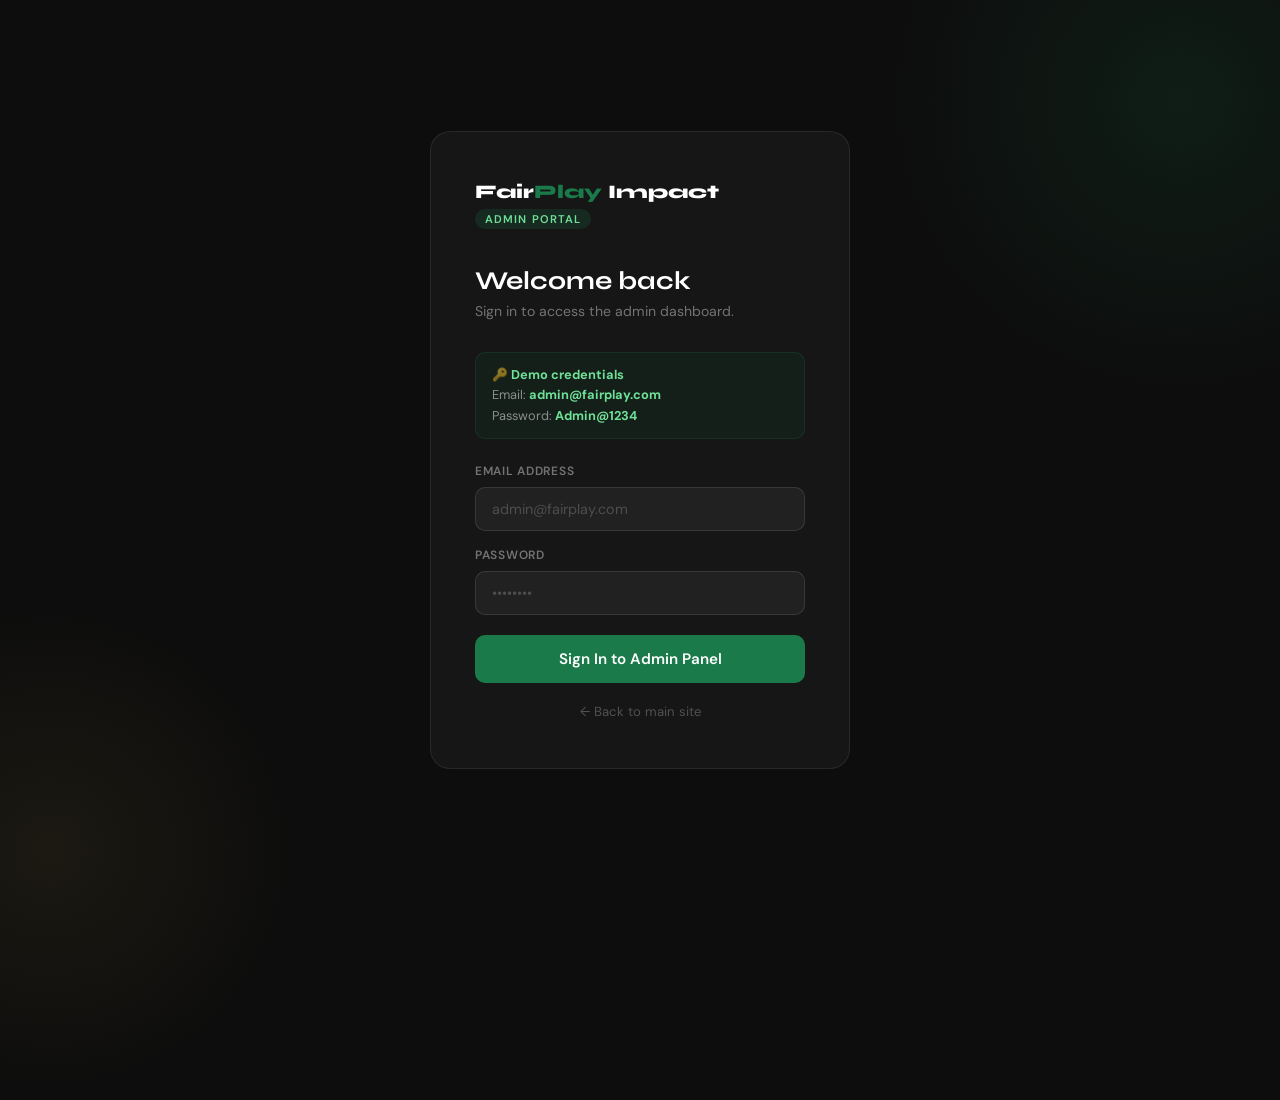
<file: admin.html>
<!DOCTYPE html>
<html lang="en">
<head>
  <meta charset="UTF-8" />
  <meta name="viewport" content="width=device-width, initial-scale=1.0"/>
  <title>Admin Login — FairPlay Impact</title>
  <link rel="preconnect" href="https://fonts.googleapis.com">
  <link href="https://fonts.googleapis.com/css2?family=Syne:wght@400;600;700;800&family=DM+Sans:wght@300;400;500;600&display=swap" rel="stylesheet">
  <style>
    :root {
      --ink: #0d0d0d;
      --paper: #f7f4ef;
      --green: #1a7a4a;
      --green-light: #e8f5ee;
      --border: rgba(13,13,13,0.1);
      --mid: #5a5a5a;
      --red: #c0392b;
    }

    * { box-sizing: border-box; margin: 0; padding: 0; }

    body {
      font-family: 'DM Sans', sans-serif;
      background: var(--ink);
      min-height: 100vh;
      display: flex;
      align-items: center;
      justify-content: center;
      padding: 24px;
      position: relative;
      overflow: hidden;
    }

    body::before {
      content: '';
      position: absolute;
      top: -200px; right: -200px;
      width: 600px; height: 600px;
      background: radial-gradient(circle, rgba(26,122,74,0.15) 0%, transparent 70%);
      pointer-events: none;
    }

    body::after {
      content: '';
      position: absolute;
      bottom: -200px; left: -200px;
      width: 500px; height: 500px;
      background: radial-gradient(circle, rgba(201,168,76,0.08) 0%, transparent 70%);
      pointer-events: none;
    }

    .login-card {
      background: #161616;
      border: 1px solid rgba(255,255,255,0.08);
      border-radius: 20px;
      padding: 48px 44px;
      width: 100%;
      max-width: 420px;
      position: relative;
      z-index: 1;
    }

    .logo {
      font-family: 'Syne', sans-serif;
      font-size: 1.2rem;
      font-weight: 800;
      color: white;
      margin-bottom: 4px;
    }
    .logo span { color: var(--green); }

    .admin-badge {
      display: inline-block;
      background: rgba(26,122,74,0.2);
      color: #6ee097;
      font-size: 0.7rem;
      font-weight: 600;
      letter-spacing: 0.1em;
      text-transform: uppercase;
      padding: 3px 10px;
      border-radius: 100px;
      margin-bottom: 36px;
    }

    h1 {
      font-family: 'Syne', sans-serif;
      font-size: 1.6rem;
      font-weight: 700;
      color: white;
      margin-bottom: 6px;
    }

    .subtitle {
      font-size: 0.88rem;
      color: rgba(255,255,255,0.4);
      margin-bottom: 32px;
    }

    .field {
      margin-bottom: 16px;
    }

    label {
      display: block;
      font-size: 0.75rem;
      font-weight: 600;
      letter-spacing: 0.06em;
      text-transform: uppercase;
      color: rgba(255,255,255,0.4);
      margin-bottom: 8px;
    }

    input {
      width: 100%;
      padding: 12px 16px;
      background: rgba(255,255,255,0.05);
      border: 1.5px solid rgba(255,255,255,0.1);
      border-radius: 10px;
      font-family: 'DM Sans', sans-serif;
      font-size: 0.9rem;
      color: white;
      outline: none;
      transition: border-color 0.2s;
    }

    input::placeholder { color: rgba(255,255,255,0.2); }
    input:focus { border-color: var(--green); }

    .demo-hint {
      background: rgba(26,122,74,0.1);
      border: 1px solid rgba(26,122,74,0.2);
      border-radius: 10px;
      padding: 12px 16px;
      margin-bottom: 24px;
      font-size: 0.8rem;
      color: rgba(255,255,255,0.5);
      line-height: 1.6;
    }

    .demo-hint strong { color: #6ee097; }

    .error-msg {
      background: rgba(192,57,43,0.15);
      border: 1px solid rgba(192,57,43,0.3);
      border-radius: 10px;
      padding: 10px 14px;
      font-size: 0.82rem;
      color: #f87171;
      margin-bottom: 16px;
      display: none;
    }

    .error-msg.show { display: block; }

    .btn-login {
      width: 100%;
      padding: 14px;
      background: var(--green);
      color: white;
      border: none;
      border-radius: 10px;
      font-family: 'DM Sans', sans-serif;
      font-size: 0.95rem;
      font-weight: 600;
      cursor: pointer;
      transition: all 0.2s;
      margin-top: 4px;
    }

    .btn-login:hover {
      background: #16693e;
      transform: translateY(-1px);
      box-shadow: 0 6px 20px rgba(26,122,74,0.3);
    }

    .back-link {
      display: block;
      text-align: center;
      margin-top: 20px;
      font-size: 0.82rem;
      color: rgba(255,255,255,0.25);
      text-decoration: none;
      transition: color 0.2s;
    }
    .back-link:hover { color: rgba(255,255,255,0.6); }
  </style>
</head>
<body>

<div class="login-card">
  <div class="logo">Fair<span>Play</span> Impact</div>
  <div class="admin-badge">Admin Portal</div>

  <h1>Welcome back</h1>
  <p class="subtitle">Sign in to access the admin dashboard.</p>

  <div class="demo-hint">
    🔑 <strong>Demo credentials</strong><br>
    Email: <strong>admin@fairplay.com</strong><br>
    Password: <strong>Admin@1234</strong>
  </div>

  <div class="error-msg" id="errorMsg">Incorrect email or password. Please try again.</div>

  <div class="field">
    <label>Email Address</label>
    <input type="email" id="email" placeholder="admin@fairplay.com" />
  </div>

  <div class="field">
    <label>Password</label>
    <input type="password" id="password" placeholder="••••••••" />
  </div>

  <button class="btn-login" onclick="login()">Sign In to Admin Panel</button>
  <a href="index.html" class="back-link">← Back to main site</a>
</div>

<script>
  // If already logged in as admin, go straight to admin dashboard
  if (localStorage.getItem('adminLoggedIn') === 'true') {
    window.location.href = 'admin-dashboard.html';
  }

  document.addEventListener('keydown', e => {
    if (e.key === 'Enter') login();
  });

  function login() {
    const email = document.getElementById('email').value.trim();
    const password = document.getElementById('password').value;
    const err = document.getElementById('errorMsg');

    if (email === 'admin@fairplay.com' && password === 'Admin@1234') {
      localStorage.setItem('adminLoggedIn', 'true');
      window.location.href = 'admin-dashboard.html';
    } else {
      err.classList.add('show');
    }
  }
</script>
</body>
</html>
</file>
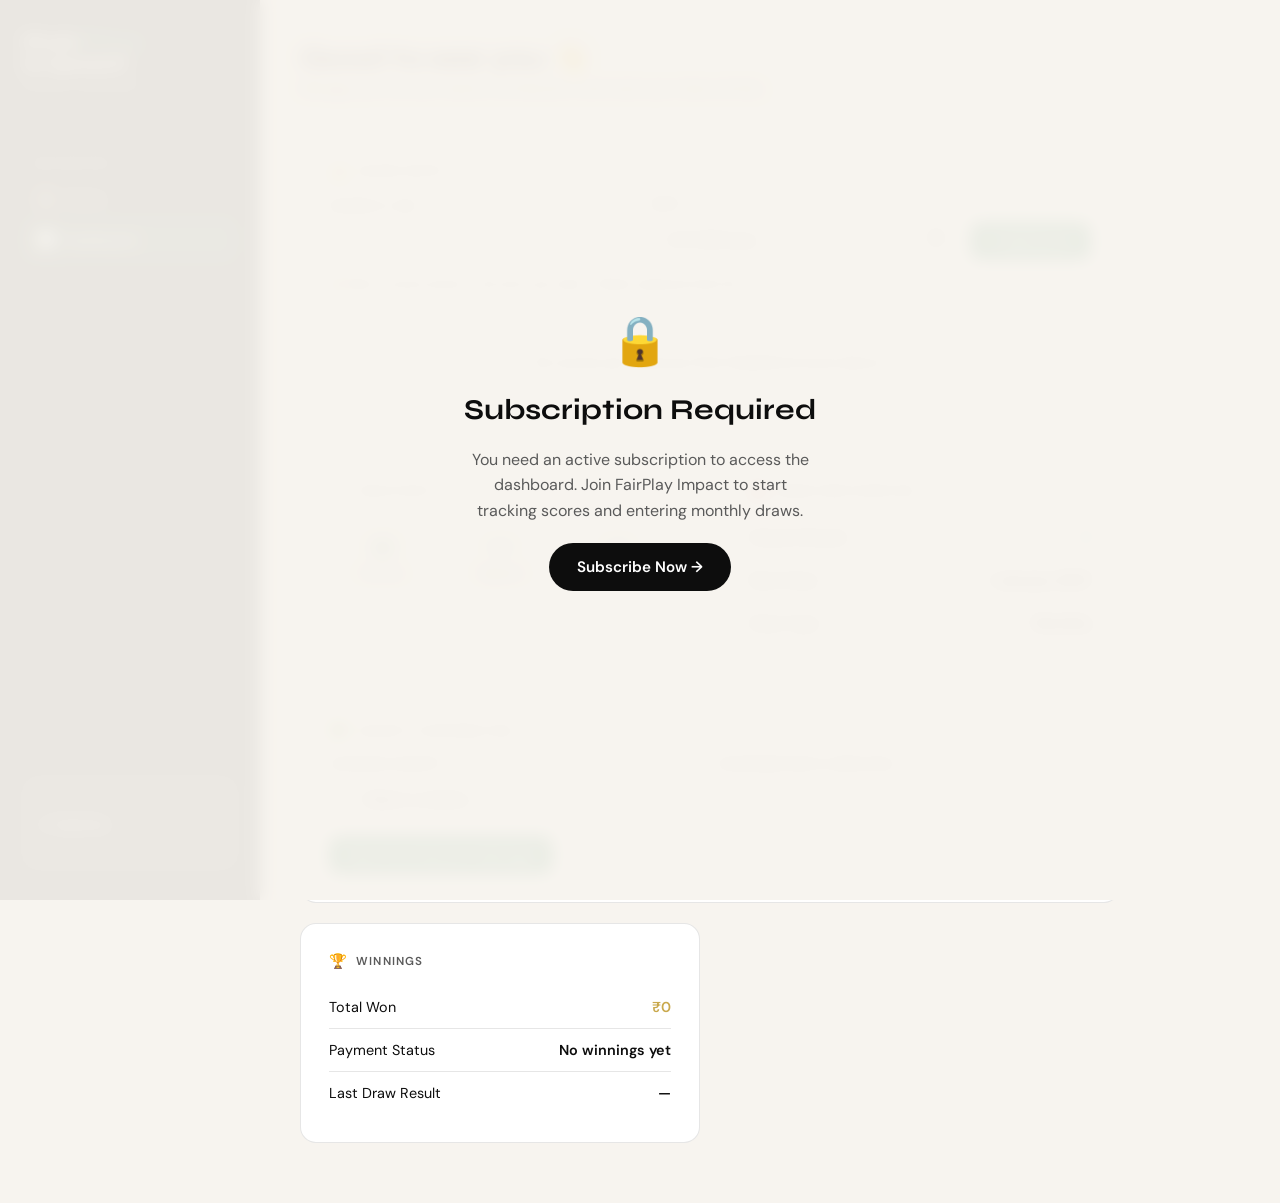
<file: dashboard.html>
<!DOCTYPE html>
<html lang="en">
<head>
  <meta charset="UTF-8" />
  <meta name="viewport" content="width=device-width, initial-scale=1.0"/>
  <title>Dashboard — FairPlay Impact</title>
  <link rel="preconnect" href="https://fonts.googleapis.com">
  <link href="https://fonts.googleapis.com/css2?family=Syne:wght@400;600;700;800&family=DM+Sans:ital,wght@0,300;0,400;0,500;1,300&display=swap" rel="stylesheet">
  <style>
    :root {
      --ink: #0d0d0d;
      --paper: #f7f4ef;
      --green: #1a7a4a;
      --green-light: #e8f5ee;
      --green-mid: rgba(26,122,74,0.12);
      --gold: #c9a84c;
      --red: #c0392b;
      --mid: #5a5a5a;
      --border: rgba(13,13,13,0.1);
      --card-bg: #ffffff;
      --sidebar-w: 260px;
    }

    * { box-sizing: border-box; margin: 0; padding: 0; }

    body {
      font-family: 'DM Sans', sans-serif;
      background: var(--paper);
      color: var(--ink);
      min-height: 100vh;
    }

    /* LAYOUT */
    .layout {
      display: grid;
      grid-template-columns: var(--sidebar-w) 1fr;
      min-height: 100vh;
    }

    /* SIDEBAR */
    .sidebar {
      background: var(--ink);
      color: white;
      padding: 32px 24px;
      position: sticky;
      top: 0;
      height: 100vh;
      display: flex;
      flex-direction: column;
      overflow-y: auto;
    }

    .sidebar-logo {
      font-family: 'Syne', sans-serif;
      font-size: 1.1rem;
      font-weight: 800;
      margin-bottom: 40px;
      padding-bottom: 24px;
      border-bottom: 1px solid rgba(255,255,255,0.08);
    }

    .sidebar-logo span { color: var(--green); }
    .sidebar-logo small { display: block; font-family: 'DM Sans', sans-serif; font-size: 0.72rem; font-weight: 400; color: rgba(255,255,255,0.35); margin-top: 2px; letter-spacing: 0.04em; }

    .nav-group { margin-bottom: 32px; }

    .nav-group-label {
      font-size: 0.68rem;
      font-weight: 600;
      letter-spacing: 0.12em;
      text-transform: uppercase;
      color: rgba(255,255,255,0.25);
      margin-bottom: 8px;
      padding-left: 8px;
    }

    .nav-item {
      display: flex;
      align-items: center;
      gap: 10px;
      padding: 10px 12px;
      border-radius: 10px;
      font-size: 0.88rem;
      font-weight: 500;
      color: rgba(255,255,255,0.55);
      cursor: pointer;
      transition: all 0.15s;
      border: none;
      background: none;
      width: 100%;
      text-align: left;
      text-decoration: none;
    }

    .nav-item:hover { background: rgba(255,255,255,0.06); color: white; }
    .nav-item.active { background: rgba(26,122,74,0.25); color: white; }
    .nav-item .icon { width: 18px; text-align: center; font-size: 1rem; }

    .sidebar-footer {
      margin-top: auto;
      padding-top: 24px;
      border-top: 1px solid rgba(255,255,255,0.08);
    }

    .sub-status {
      background: rgba(255,255,255,0.05);
      border: 1px solid rgba(255,255,255,0.1);
      border-radius: 10px;
      padding: 14px 16px;
    }

    .sub-status-label {
      font-size: 0.72rem;
      color: rgba(255,255,255,0.35);
      letter-spacing: 0.06em;
      text-transform: uppercase;
      margin-bottom: 4px;
    }

    .sub-badge {
      display: inline-flex;
      align-items: center;
      gap: 6px;
      font-size: 0.85rem;
      font-weight: 600;
    }

    .status-dot {
      width: 7px; height: 7px;
      border-radius: 50%;
      background: #aaa;
    }
    .status-dot.active { background: #4ade80; box-shadow: 0 0 6px rgba(74,222,128,0.6); }

    .sub-renewal {
      font-size: 0.75rem;
      color: rgba(255,255,255,0.3);
      margin-top: 4px;
    }

    /* MAIN */
    .main {
      padding: 40px;
      max-width: 900px;
    }

    .page-header {
      margin-bottom: 36px;
    }

    .page-header h1 {
      font-family: 'Syne', sans-serif;
      font-size: 1.8rem;
      font-weight: 700;
      letter-spacing: -0.02em;
    }

    .page-header p {
      color: var(--mid);
      font-size: 0.9rem;
      margin-top: 4px;
    }

    /* CARDS */
    .cards-grid {
      display: grid;
      grid-template-columns: 1fr 1fr;
      gap: 20px;
      margin-bottom: 20px;
    }

    .card {
      background: var(--card-bg);
      border: 1px solid var(--border);
      border-radius: 16px;
      padding: 28px;
    }

    .card.full { grid-column: 1 / -1; }

    .card-label {
      font-size: 0.72rem;
      font-weight: 600;
      letter-spacing: 0.1em;
      text-transform: uppercase;
      color: var(--mid);
      margin-bottom: 16px;
      display: flex;
      align-items: center;
      gap: 8px;
    }

    .card-label .icon { font-size: 0.9rem; }

    /* SCORE FORM */
    .score-form {
      display: grid;
      grid-template-columns: 1fr 1fr auto;
      gap: 10px;
      align-items: end;
      margin-bottom: 16px;
    }

    .field { display: flex; flex-direction: column; gap: 6px; }

    label {
      font-size: 0.78rem;
      font-weight: 600;
      color: var(--mid);
      letter-spacing: 0.04em;
      text-transform: uppercase;
    }

    input[type="number"],
    input[type="date"],
    select {
      width: 100%;
      padding: 10px 14px;
      border: 1.5px solid var(--border);
      border-radius: 10px;
      font-family: 'DM Sans', sans-serif;
      font-size: 0.9rem;
      color: var(--ink);
      background: white;
      transition: border-color 0.15s;
      outline: none;
    }

    input:focus, select:focus {
      border-color: var(--green);
      box-shadow: 0 0 0 3px var(--green-mid);
    }

    .btn {
      padding: 10px 20px;
      border-radius: 10px;
      font-family: 'DM Sans', sans-serif;
      font-size: 0.88rem;
      font-weight: 600;
      cursor: pointer;
      border: none;
      transition: all 0.2s;
      white-space: nowrap;
    }

    .btn-green {
      background: var(--green);
      color: white;
    }

    .btn-green:hover {
      background: #16693e;
      transform: translateY(-1px);
    }

    .btn-outline {
      background: transparent;
      color: var(--ink);
      border: 1.5px solid var(--border);
    }

    .btn-outline:hover { border-color: var(--ink); background: var(--ink); color: white; }

    .btn-danger {
      background: transparent;
      color: var(--red);
      border: none;
      padding: 4px 8px;
      border-radius: 6px;
      font-size: 0.78rem;
      cursor: pointer;
      transition: background 0.15s;
    }
    .btn-danger:hover { background: rgba(192,57,43,0.08); }

    .hint {
      font-size: 0.78rem;
      color: var(--mid);
      display: flex;
      align-items: center;
      gap: 6px;
    }

    /* SCORE LIST */
    .score-list {
      list-style: none;
      margin-top: 16px;
      display: flex;
      flex-direction: column;
      gap: 8px;
    }

    .score-item {
      display: flex;
      align-items: center;
      justify-content: space-between;
      padding: 12px 16px;
      background: var(--paper);
      border-radius: 10px;
      border: 1px solid var(--border);
      transition: border-color 0.15s;
    }

    .score-item:hover { border-color: var(--green); }

    .score-item-left {
      display: flex;
      align-items: center;
      gap: 14px;
    }

    .score-badge {
      width: 40px; height: 40px;
      background: var(--green-light);
      color: var(--green);
      border-radius: 10px;
      display: flex;
      align-items: center;
      justify-content: center;
      font-family: 'Syne', sans-serif;
      font-weight: 700;
      font-size: 1rem;
    }

    .score-date {
      font-size: 0.82rem;
      color: var(--mid);
    }

    .score-rank {
      font-size: 0.72rem;
      color: var(--mid);
      background: var(--border);
      padding: 2px 8px;
      border-radius: 100px;
    }

    .empty-state {
      text-align: center;
      padding: 32px;
      color: var(--mid);
      font-size: 0.9rem;
      border: 1.5px dashed var(--border);
      border-radius: 12px;
      margin-top: 12px;
    }

    /* STATS */
    .stats-grid {
      display: grid;
      grid-template-columns: repeat(3, 1fr);
      gap: 12px;
    }

    .stat-box {
      padding: 16px;
      background: var(--paper);
      border-radius: 12px;
      text-align: center;
    }

    .stat-val {
      font-family: 'Syne', sans-serif;
      font-size: 1.8rem;
      font-weight: 700;
      color: var(--green);
      line-height: 1;
      margin-bottom: 4px;
    }

    .stat-label {
      font-size: 0.75rem;
      color: var(--mid);
      font-weight: 500;
    }

    /* CHARITY */
    .charity-form {
      display: grid;
      grid-template-columns: 1fr 1fr;
      gap: 12px;
      margin-bottom: 16px;
    }

    .charity-preview {
      margin-top: 12px;
      padding: 12px 16px;
      background: var(--green-light);
      border-radius: 10px;
      font-size: 0.85rem;
      color: var(--green);
      font-weight: 600;
      display: none;
    }

    .charity-preview.show { display: block; }

    /* PARTICIPATION / WINNINGS */
    .info-row {
      display: flex;
      justify-content: space-between;
      align-items: center;
      padding: 12px 0;
      border-bottom: 1px solid var(--border);
      font-size: 0.9rem;
    }

    .info-row:last-child { border-bottom: none; }
    .info-row .val { font-weight: 600; }
    .info-row .val.green { color: var(--green); }
    .info-row .val.gold { color: var(--gold); }

    /* TOAST */
    .toast {
      position: fixed;
      bottom: 28px;
      right: 28px;
      background: var(--ink);
      color: white;
      padding: 14px 22px;
      border-radius: 12px;
      font-size: 0.88rem;
      font-weight: 500;
      box-shadow: 0 8px 24px rgba(0,0,0,0.2);
      transform: translateY(20px);
      opacity: 0;
      transition: all 0.3s;
      z-index: 999;
      display: flex;
      align-items: center;
      gap: 10px;
    }

    .toast.show { transform: translateY(0); opacity: 1; }
    .toast.success::before { content: '✓'; color: #4ade80; font-weight: 700; }
    .toast.error::before { content: '✕'; color: #f87171; font-weight: 700; }

    /* LOCKED OVERLAY */
    .locked-overlay {
      position: fixed;
      inset: 0;
      background: rgba(247,244,239,0.95);
      backdrop-filter: blur(8px);
      z-index: 200;
      display: flex;
      align-items: center;
      justify-content: center;
      flex-direction: column;
      gap: 20px;
      text-align: center;
      padding: 24px;
    }

    .locked-overlay h2 {
      font-family: 'Syne', sans-serif;
      font-size: 1.8rem;
      font-weight: 700;
    }

    .locked-overlay p { color: var(--mid); max-width: 340px; line-height: 1.6; }

    /* RESPONSIVE */
    @media (max-width: 780px) {
      .layout { grid-template-columns: 1fr; }
      .sidebar { position: static; height: auto; flex-direction: row; flex-wrap: wrap; padding: 20px; gap: 16px; }
      .sidebar-logo { margin-bottom: 0; padding-bottom: 0; border-bottom: none; }
      .nav-group { margin-bottom: 0; display: flex; gap: 6px; }
      .nav-group-label { display: none; }
      .sidebar-footer { display: none; }
      .main { padding: 20px; }
      .cards-grid { grid-template-columns: 1fr; }
      .score-form { grid-template-columns: 1fr 1fr; }
      .score-form button { grid-column: 1/-1; }
      .charity-form { grid-template-columns: 1fr; }
      .stats-grid { grid-template-columns: 1fr 1fr 1fr; }
    }
  </style>
</head>
<body>

<!-- Locked overlay for non-subscribers -->
<div class="locked-overlay" id="lockedOverlay" style="display:none;">
  <div style="font-size:3rem;">🔒</div>
  <h2>Subscription Required</h2>
  <p>You need an active subscription to access the dashboard. Join FairPlay Impact to start tracking scores and entering monthly draws.</p>
  <a href="index.html" style="background:var(--ink);color:white;padding:14px 28px;border-radius:100px;text-decoration:none;font-weight:600;font-size:0.95rem;">
    Subscribe Now →
  </a>
</div>

<div class="layout">
  <!-- SIDEBAR -->
  <aside class="sidebar">
    <div class="sidebar-logo">
      Fair<span>Play</span> Impact
      <small>Member Dashboard</small>
    </div>

    <div class="nav-group">
      <div class="nav-group-label">Navigation</div>
      <a href="index.html" class="nav-item">
        <span class="icon">🏠</span> Home
      </a>
      <div class="nav-item active">
        <span class="icon">📊</span> Dashboard
      </div>
    </div>

    <div class="sidebar-footer">
      <div class="sub-status">
        <div class="sub-status-label">Subscription</div>
        <div class="sub-badge">
          <div class="status-dot" id="statusDot"></div>
          <span id="statusText">Inactive</span>
        </div>
        <div class="sub-renewal" id="renewalInfo">—</div>
      </div>
    </div>
  </aside>

  <!-- MAIN -->
  <main class="main">
    <div class="page-header">
      <h1>Good to see you 👋</h1>
      <p>Manage your scores, charity contribution, and track your draw entries.</p>
    </div>

    <div class="cards-grid">

      <!-- SCORE ENTRY -->
      <div class="card full">
        <div class="card-label"><span class="icon">⛳</span> Score Entry</div>

        <div class="score-form">
          <div class="field">
            <label>Score (1–45)</label>
            <input type="number" id="score" placeholder="e.g. 32" min="1" max="45" />
          </div>
          <div class="field">
            <label>Date</label>
            <input type="date" id="scoreDate" />
          </div>
          <button class="btn btn-green" onclick="addScore()">+ Add Score</button>
        </div>

        <p class="hint">📋 Max 5 scores stored · One entry per date · Oldest replaced when full</p>

        <ul class="score-list" id="scoreList"></ul>
        <div class="empty-state" id="emptyState">No scores yet. Add your first Stableford score above.</div>
      </div>

      <!-- STATS -->
      <div class="card">
        <div class="card-label"><span class="icon">📈</span> Your Stats</div>
        <div class="stats-grid">
          <div class="stat-box">
            <div class="stat-val" id="totalScores">0</div>
            <div class="stat-label">Entries</div>
          </div>
          <div class="stat-box">
            <div class="stat-val" id="highScore">—</div>
            <div class="stat-label">Highest</div>
          </div>
          <div class="stat-box">
            <div class="stat-val" id="avgScore">—</div>
            <div class="stat-label">Average</div>
          </div>
        </div>
      </div>

      <!-- PARTICIPATION -->
      <div class="card">
        <div class="card-label"><span class="icon">🎯</span> Draw Participation</div>
        <div class="info-row">
          <span>Draws Entered</span>
          <span class="val green" id="drawCount">0</span>
        </div>
        <div class="info-row">
          <span>Next Draw</span>
          <span class="val" id="nextDraw">—</span>
        </div>
        <div class="info-row">
          <span>Draw Type</span>
          <span class="val">Monthly</span>
        </div>
      </div>

      <!-- CHARITY -->
      <div class="card full">
        <div class="card-label"><span class="icon">💚</span> Charity Contribution</div>
        <div class="charity-form">
          <div class="field">
            <label>Choose Charity</label>
            <select id="charity">
              <option value="">— Select a charity —</option>
              <option value="Education Fund">📚 Education Fund</option>
              <option value="Healthcare Support">🏥 Healthcare Support</option>
              <option value="Animal Welfare">🐾 Animal Welfare</option>
            </select>
          </div>
          <div class="field">
            <label>Contribution % (min 10%)</label>
            <input type="number" id="charityPercent" placeholder="e.g. 15" min="10" max="100" />
          </div>
        </div>
        <button class="btn btn-green" onclick="saveCharity()" style="width:auto;display:inline-block;">Save Contribution Settings</button>
        <div class="charity-preview" id="charityPreview">
          ✓ Supporting: <span id="charityDisplay">—</span>
        </div>
      </div>

      <!-- WINNINGS -->
      <div class="card">
        <div class="card-label"><span class="icon">🏆</span> Winnings</div>
        <div class="info-row">
          <span>Total Won</span>
          <span class="val gold" id="totalWon">₹0</span>
        </div>
        <div class="info-row">
          <span>Payment Status</span>
          <span class="val" id="payStatus">No winnings yet</span>
        </div>
        <div class="info-row">
          <span>Last Draw Result</span>
          <span class="val">—</span>
        </div>
      </div>

    </div>
  </main>
</div>

<!-- Toast -->
<div class="toast" id="toast"></div>

<script>
  let scores = JSON.parse(localStorage.getItem('scores')) || [];

  function init() {
    if (localStorage.getItem('subscribed') !== 'true') {
      document.getElementById('lockedOverlay').style.display = 'flex';
    }
    loadStatus();
    renderScores();
    updateStats();
    loadCharity();
    updateDrawCount();
    setNextDraw();
  }

  function loadStatus() {
    const isActive = localStorage.getItem('subscribed') === 'true';
    const dot = document.getElementById('statusDot');
    const text = document.getElementById('statusText');
    const plan = localStorage.getItem('plan') || '';
    const renewal = localStorage.getItem('renewal');

    if (isActive) {
      dot.classList.add('active');
      text.textContent = `Active · ${plan}`;
    } else {
      text.textContent = 'Inactive';
    }

    if (renewal) {
      document.getElementById('renewalInfo').textContent =
        'Renews ' + new Date(renewal).toLocaleDateString('en-IN', { day: 'numeric', month: 'short', year: 'numeric' });
    }
  }

  function setNextDraw() {
    const now = new Date();
    const next = new Date(now.getFullYear(), now.getMonth() + 1, 1);
    document.getElementById('nextDraw').textContent =
      next.toLocaleDateString('en-IN', { day: 'numeric', month: 'long', year: 'numeric' });
  }

  function updateDrawCount() {
    document.getElementById('drawCount').textContent = scores.length > 0 ? '1' : '0';
  }

  function addScore() {
    const scoreInput = document.getElementById('score');
    const dateInput = document.getElementById('scoreDate');
    const value = parseInt(scoreInput.value);
    const date = dateInput.value;

    if (!value || value < 1 || value > 45) {
      showToast('Score must be between 1 and 45', 'error');
      return;
    }

    if (!date) {
      showToast('Please select a date for this score', 'error');
      return;
    }

    if (scores.some(s => s.date === date)) {
      showToast('A score for this date already exists. Edit or delete it instead.', 'error');
      return;
    }

    if (scores.length >= 5) {
      scores.sort((a, b) => new Date(a.date) - new Date(b.date));
      scores.shift();
    }

    scores.push({ value, date });
    scores.sort((a, b) => new Date(b.date) - new Date(a.date));
    localStorage.setItem('scores', JSON.stringify(scores));

    scoreInput.value = '';
    dateInput.value = '';

    renderScores();
    updateStats();
    updateDrawCount();
    showToast('Score added successfully!', 'success');
  }

  function deleteScore(date) {
    scores = scores.filter(s => s.date !== date);
    localStorage.setItem('scores', JSON.stringify(scores));
    renderScores();
    updateStats();
    updateDrawCount();
    showToast('Score removed', 'success');
  }

  function renderScores() {
    const list = document.getElementById('scoreList');
    const empty = document.getElementById('emptyState');
    list.innerHTML = '';

    if (scores.length === 0) {
      empty.style.display = 'block';
      return;
    }

    empty.style.display = 'none';

    scores.forEach((s, i) => {
      const li = document.createElement('li');
      li.className = 'score-item';
      li.innerHTML = `
        <div class="score-item-left">
          <div class="score-badge">${s.value}</div>
          <div>
            <div style="font-weight:600;font-size:0.9rem;">${s.value} points</div>
            <div class="score-date">${new Date(s.date + 'T00:00:00').toLocaleDateString('en-IN', { weekday: 'short', day: 'numeric', month: 'short', year: 'numeric' })}</div>
          </div>
        </div>
        <div style="display:flex;align-items:center;gap:8px;">
          <span class="score-rank">#${i + 1}</span>
          <button class="btn-danger" onclick="deleteScore('${s.date}')">✕ Remove</button>
        </div>
      `;
      list.appendChild(li);
    });
  }

  function updateStats() {
    document.getElementById('totalScores').textContent = scores.length;

    if (scores.length === 0) {
      document.getElementById('highScore').textContent = '—';
      document.getElementById('avgScore').textContent = '—';
      return;
    }

    const values = scores.map(s => s.value);
    document.getElementById('highScore').textContent = Math.max(...values);
    const avg = values.reduce((a, b) => a + b, 0) / values.length;
    document.getElementById('avgScore').textContent = avg.toFixed(1);
  }

  function saveCharity() {
    const charity = document.getElementById('charity').value;
    const percent = parseInt(document.getElementById('charityPercent').value);

    if (!charity) {
      showToast('Please select a charity', 'error');
      return;
    }

    if (!percent || percent < 10) {
      showToast('Minimum contribution is 10%', 'error');
      return;
    }

    if (percent > 100) {
      showToast('Contribution cannot exceed 100%', 'error');
      return;
    }

    localStorage.setItem('charity', charity);
    localStorage.setItem('percent', percent);

    document.getElementById('charityDisplay').textContent = `${charity} · ${percent}%`;
    document.getElementById('charityPreview').classList.add('show');
    showToast(`Charity contribution saved: ${percent}% to ${charity}`, 'success');
  }

  function loadCharity() {
    const c = localStorage.getItem('charity');
    const p = localStorage.getItem('percent');
    if (c) {
      document.getElementById('charity').value = c;
      document.getElementById('charityPercent').value = p;
      document.getElementById('charityDisplay').textContent = `${c} · ${p}%`;
      document.getElementById('charityPreview').classList.add('show');
    }
  }

  function showToast(msg, type = 'success') {
    const t = document.getElementById('toast');
    t.textContent = msg;
    t.className = `toast ${type} show`;
    setTimeout(() => { t.className = 'toast'; }, 3200);
  }

  init();
</script>
</body>
</html>
</file>
